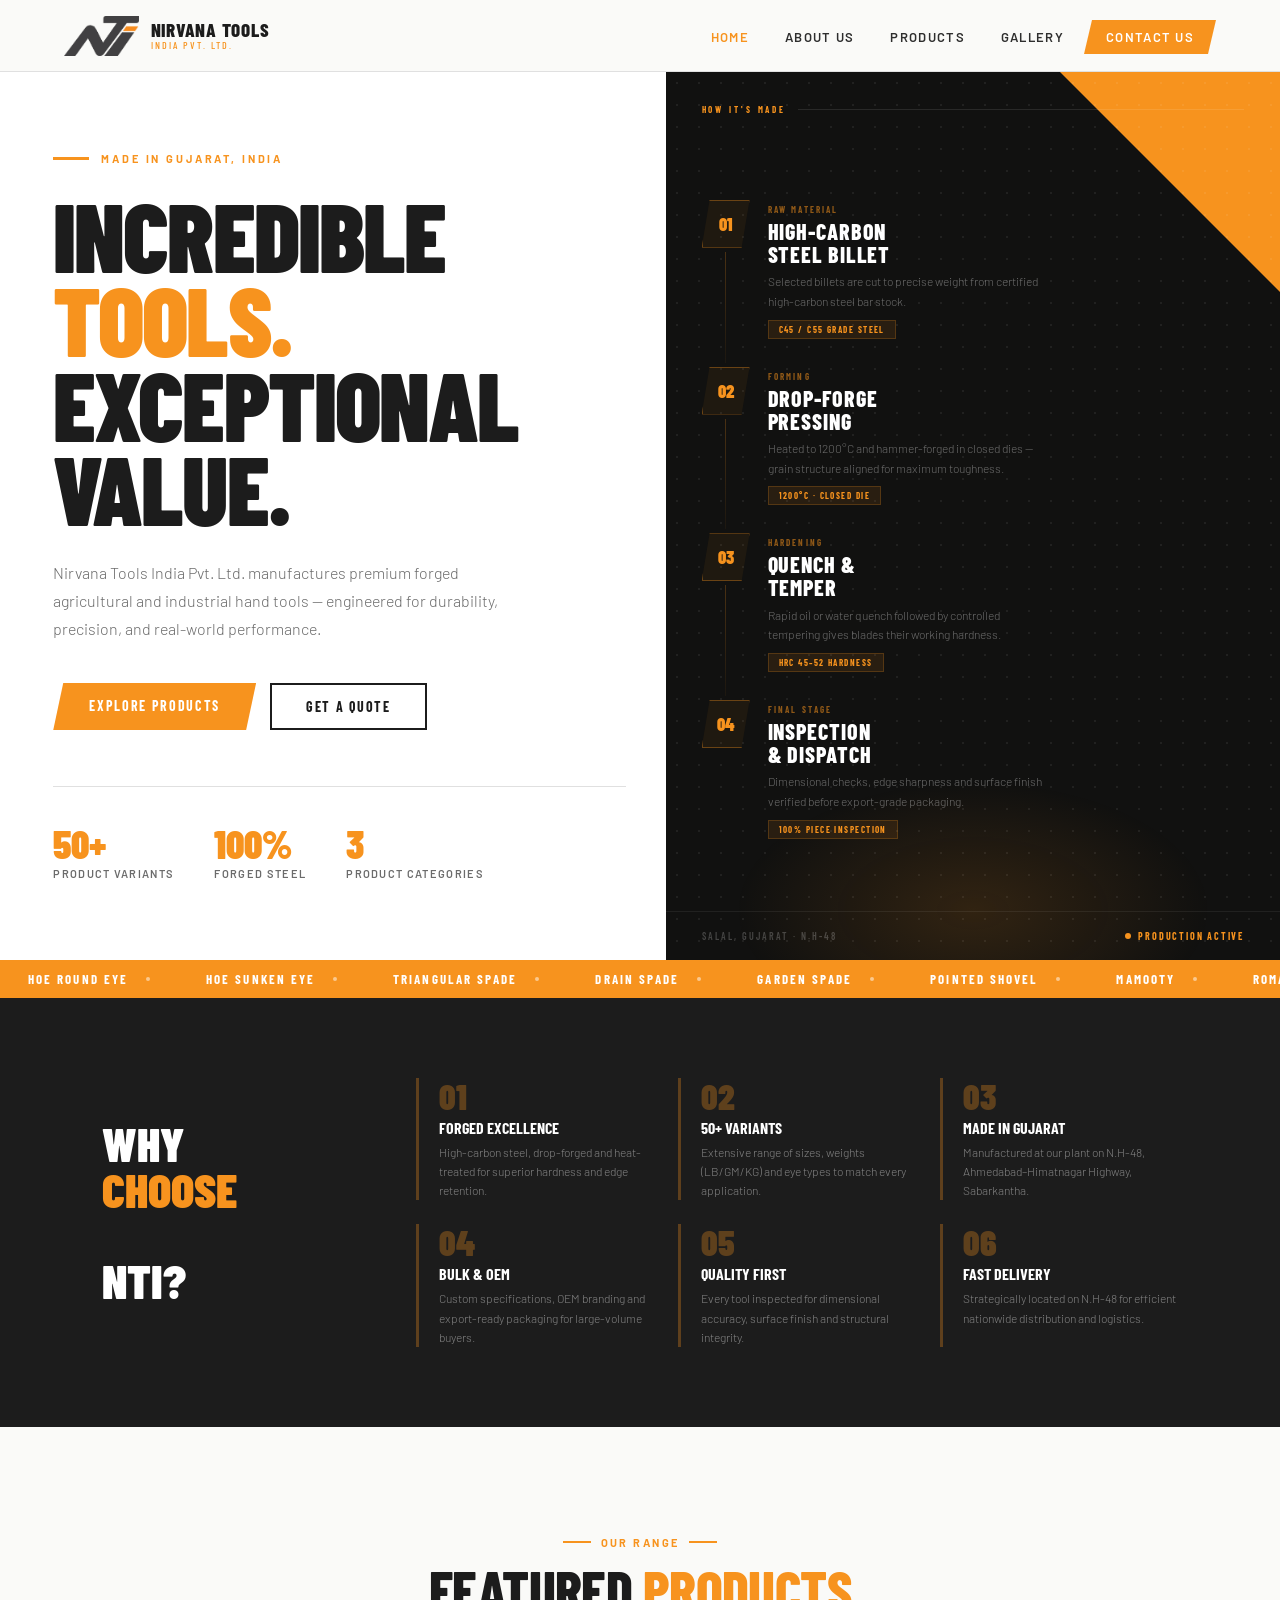
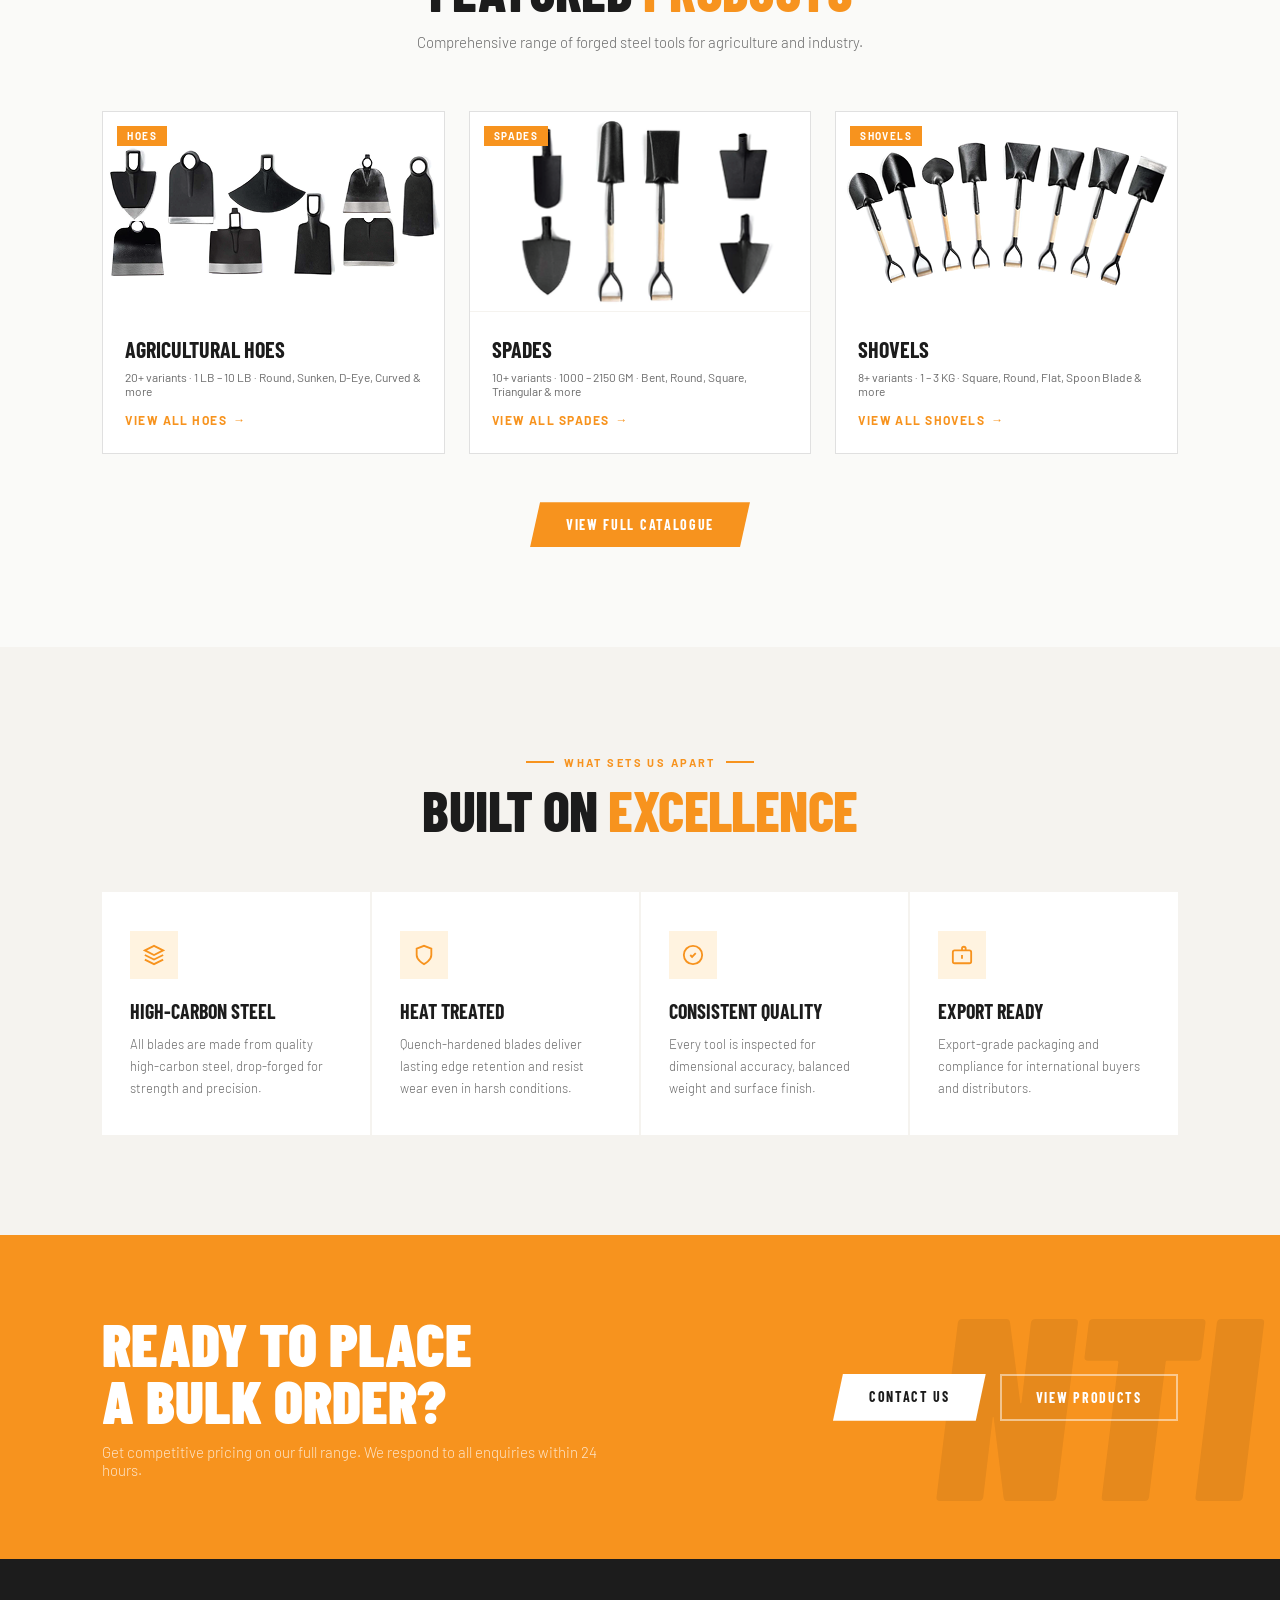
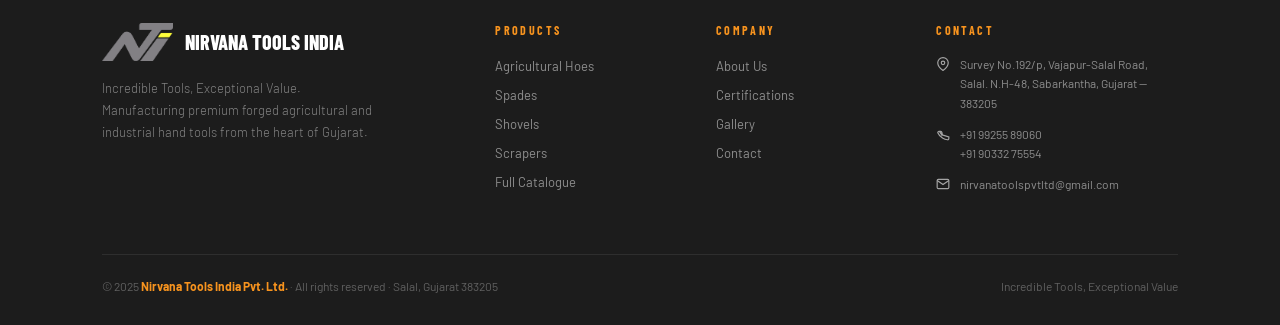
<file: index.html>
<!DOCTYPE html>
<html lang="en">
<head>
<meta charset="UTF-8"/>
<meta name="viewport" content="width=device-width, initial-scale=1.0"/>
<title>Nirvana Tools India Pvt. Ltd.</title>
<link rel="stylesheet" href="shared.css"/>
<style>
/* ─── HERO ─── */
.hero {
  margin-top: 72px;
  min-height: calc(100vh - 72px);
  display: grid;
  grid-template-columns: 52% 48%;
  background: var(--white);
}
.hero-left {
  display: flex; flex-direction: column; justify-content: center;
  padding: 80px 6% 80px 8%; position: relative; z-index: 2;
}
.hero-eyebrow { display: flex; align-items: center; gap: 12px; margin-bottom: 28px; }
.hero-eyebrow span { width: 36px; height: 3px; background: var(--orange); }
.hero-eyebrow p { font-size: 11px; letter-spacing: 0.26em; text-transform: uppercase; color: var(--orange); font-weight: 700; }
.hero-title { font-family: 'Barlow Condensed', sans-serif; font-size: clamp(58px, 7.5vw, 110px); font-weight: 900; text-transform: uppercase; line-height: 0.88; letter-spacing: -0.02em; color: var(--black); margin-bottom: 28px; }
.hero-title em { font-style: normal; color: var(--orange); display: block; }
.hero-desc { font-size: 16px; line-height: 1.75; color: var(--gray); max-width: 460px; font-weight: 300; margin-bottom: 40px; }
.hero-actions { display: flex; gap: 14px; flex-wrap: wrap; margin-bottom: 56px; }
.hero-stats { display: flex; gap: 40px; padding-top: 36px; border-top: 1.5px solid var(--border); flex-wrap: wrap; }
.hero-stat-num { font-family: 'Barlow Condensed', sans-serif; font-size: 40px; font-weight: 900; color: var(--orange); line-height: 1; display: block; }
.hero-stat-label { font-size: 11px; letter-spacing: 0.12em; text-transform: uppercase; color: var(--gray); margin-top: 4px; display: block; font-weight: 600; }

/* ═══════════════════════════════════════════
   HERO RIGHT — Swiss Poster / Graphic Design
   ═══════════════════════════════════════════ */
/* ── HERO-RIGHT REDESIGN ── */
.hero-right {
  position: relative;
  overflow: hidden;
  background: #111110;
  display: flex;
  flex-direction: column;
  justify-content: flex-end;
  min-height: 100%;
}
 
/* Diagonal orange slash across top-right */
.hr-slash {
  position: absolute;
  top: -60px; right: -60px;
  width: 340px; height: 340px;
  background: var(--orange);
  clip-path: polygon(100% 0, 100% 100%, 0 0);
  opacity: 0;
  animation: slashIn 0.7s cubic-bezier(0.16,1,0.3,1) 0.1s forwards;
}
/* Faint dot-grid texture */
.hr-dots {
  position: absolute; inset: 0;
  background-image: radial-gradient(circle, rgba(255,255,255,0.07) 1px, transparent 1px);
  background-size: 22px 22px;
  pointer-events: none;
}
/* Ambient orange glow bottom */
.hr-glow {
  position: absolute;
  bottom: -80px; left: 50%;
  transform: translateX(-50%);
  width: 480px; height: 260px;
  background: radial-gradient(ellipse at center, rgba(247,147,30,0.14) 0%, transparent 70%);
  pointer-events: none;
}
 
/* ── HEADER LABEL ── */
.hr-header {
  position: absolute;
  top: 32px; left: 36px; right: 36px;
  display: flex; align-items: center; gap: 12px;
  opacity: 0;
  animation: fadeSlideUp 0.5s ease 0.6s forwards;
}
.hr-header-line { flex: 1; height: 1px; background: rgba(255,255,255,0.1); }
.hr-header-label {
  font-size: 9px; letter-spacing: 0.32em; text-transform: uppercase;
  font-weight: 700; color: var(--orange); white-space: nowrap;
  font-family: 'Barlow Condensed', sans-serif;
}
 
/* ── PROCESS STEPS ── */
.hr-steps {
  position: relative; z-index: 2;
  padding: 100px 36px 44px;
  display: flex; flex-direction: column; gap: 0;
}
 
.hr-step {
  display: grid;
  grid-template-columns: 48px 1fr;
  gap: 0 18px;
  align-items: stretch;
  opacity: 0;
}
.hr-step:nth-child(1) { animation: fadeSlideUp 0.55s ease 0.65s forwards; }
.hr-step:nth-child(2) { animation: fadeSlideUp 0.55s ease 0.82s forwards; }
.hr-step:nth-child(3) { animation: fadeSlideUp 0.55s ease 0.99s forwards; }
.hr-step:nth-child(4) { animation: fadeSlideUp 0.55s ease 1.16s forwards; }
 
/* Left column: number + vertical connector */
.hr-step-spine {
  display: flex; flex-direction: column; align-items: center;
}
.hr-step-num {
  width: 48px; height: 48px; flex-shrink: 0;
  display: flex; align-items: center; justify-content: center;
  font-family: 'Barlow Condensed', sans-serif;
  font-size: 18px; font-weight: 900;
  color: var(--orange);
  border: 1.5px solid rgba(247,147,30,0.35);
  background: rgba(247,147,30,0.06);
  clip-path: polygon(8px 0%, 100% 0%, calc(100% - 8px) 100%, 0% 100%);
  transition: background 0.2s, border-color 0.2s;
}
.hr-step:hover .hr-step-num {
  background: rgba(247,147,30,0.16);
  border-color: var(--orange);
}
.hr-step-connector {
  flex: 1; width: 1px;
  background: linear-gradient(to bottom, rgba(247,147,30,0.25), rgba(247,147,30,0.05));
  margin: 4px 0;
}
.hr-step:last-child .hr-step-connector { display: none; }
 
/* Right column: content */
.hr-step-body {
  padding: 4px 0 28px;
}
.hr-step-tag {
  font-size: 9px; letter-spacing: 0.24em; text-transform: uppercase;
  font-weight: 700; color: rgba(247,147,30,0.55);
  font-family: 'Barlow Condensed', sans-serif;
  margin-bottom: 5px;
}
.hr-step-title {
  font-family: 'Barlow Condensed', sans-serif;
  font-size: 22px; font-weight: 800;
  text-transform: uppercase; letter-spacing: 0.04em;
  color: #fff; line-height: 1.05;
  margin-bottom: 6px;
}
.hr-step-desc {
  font-size: 12px; color: rgba(255,255,255,0.38);
  line-height: 1.65; font-weight: 300;
  max-width: 280px;
}
/* Pill spec badge */
.hr-step-badge {
  display: inline-block; margin-top: 8px;
  font-size: 9px; font-weight: 700; letter-spacing: 0.16em; text-transform: uppercase;
  color: var(--orange);
  background: rgba(247,147,30,0.1);
  border: 1px solid rgba(247,147,30,0.22);
  padding: 3px 10px;
  font-family: 'Barlow Condensed', sans-serif;
}
 
/* ── BOTTOM STRIP ── */
.hr-bottom {
  position: relative; z-index: 2;
  border-top: 1px solid rgba(255,255,255,0.07);
  padding: 18px 36px;
  display: flex; align-items: center; justify-content: space-between;
  gap: 16px;
  opacity: 0;
  animation: fadeSlideUp 0.5s ease 1.35s forwards;
}
.hr-bottom-text {
  font-size: 10px; letter-spacing: 0.2em; text-transform: uppercase;
  color: rgba(255,255,255,0.22); font-weight: 600;
  font-family: 'Barlow Condensed', sans-serif;
}
.hr-bottom-badge {
  display: flex; align-items: center; gap: 7px;
}
.hr-bottom-dot {
  width: 6px; height: 6px; background: var(--orange);
  border-radius: 50%;
  animation: pulse 2s ease-in-out infinite;
}
.hr-bottom-label {
  font-size: 10px; letter-spacing: 0.18em; text-transform: uppercase;
  color: var(--orange); font-weight: 700;
  font-family: 'Barlow Condensed', sans-serif;
}
 
@keyframes slashIn { from { opacity: 0; transform: scale(0.85); } to { opacity: 1; transform: scale(1); } }
@keyframes pulse { 0%,100% { opacity: 1; transform: scale(1); } 50% { opacity: 0.4; transform: scale(0.7); } }
 
/* ── RESPONSIVE ── */
@media (max-width: 1000px) {
  .hero-left { padding: 60px 6%; }
  .hero-right { min-height: 520px; }
  .hr-steps { padding: 90px 28px 36px; }
  .hr-header { left: 28px; right: 28px; }
  .hr-bottom { padding: 16px 28px; }
}
@media (max-width: 600px) {
  .hero-left { padding: 40px 5%; }
  .hero-right { min-height: 420px; }
  .hr-steps { padding: 80px 22px 28px; }
  .hr-step-title { font-size: 19px; }
  .hr-step-desc { font-size: 11px; }
  .hr-header { left: 22px; right: 22px; }
  .hr-bottom { padding: 14px 22px; }
}

/* ─── KEYFRAMES ─── */
@keyframes blockReveal  { to { clip-path: inset(0 0% 0 0); } }
@keyframes ruleGrow     { to { transform: scaleX(1); } }
@keyframes ruleGrowV    { to { transform: scaleY(1); } }
@keyframes fadeIn       { to { opacity: 1; } }
@keyframes fadeSlideUp  { from { opacity: 0; transform: translateY(12px); } to { opacity: 1; transform: translateY(0); } }

/* ─── OTHER SECTIONS ─── */
.features-grid { display: grid; grid-template-columns: repeat(4, 1fr); gap: 2px; margin-top: 56px; }
.feature-card { background: var(--white); padding: 36px 28px; border-top: 3px solid transparent; transition: border-color 0.25s, transform 0.25s, box-shadow 0.25s; }
.feature-card:hover { border-top-color: var(--orange); transform: translateY(-4px); box-shadow: var(--shadow); }
.feature-icon { width: 48px; height: 48px; background: var(--orange-light); display: grid; place-items: center; margin-bottom: 20px; }
.feature-title { font-family: 'Barlow Condensed', sans-serif; font-size: 20px; font-weight: 700; text-transform: uppercase; color: var(--black); margin-bottom: 10px; }
.feature-desc { font-size: 13px; color: var(--gray); line-height: 1.7; font-weight: 300; }

.product-preview-grid { display: grid; grid-template-columns: repeat(3, 1fr); gap: 24px; margin-top: 56px; }
.product-preview-card { background: var(--white); border: 1.5px solid var(--border); overflow: hidden; transition: box-shadow 0.25s, transform 0.25s; text-decoration: none; color: inherit; display: block; }
.product-preview-card:hover { box-shadow: var(--shadow-lg); transform: translateY(-4px); }
.product-preview-img { height: 200px; background: var(--bg2); display: flex; align-items: center; justify-content: center; position: relative; overflow: hidden; }
.product-preview-img img { width: 100%; height: 100%; object-fit: cover; }
.product-preview-img-label { position: absolute; top: 14px; left: 14px; background: var(--orange); color: var(--white); font-size: 10px; font-weight: 700; letter-spacing: 0.14em; text-transform: uppercase; padding: 4px 10px; }
.product-preview-body { padding: 24px 22px 26px; }
.product-preview-title { font-family: 'Barlow Condensed', sans-serif; font-size: 22px; font-weight: 700; text-transform: uppercase; margin-bottom: 8px; color: var(--black); }
.product-preview-variants { font-size: 12px; color: var(--gray); margin-bottom: 14px; }
.product-preview-link { font-size: 12px; font-weight: 700; letter-spacing: 0.12em; text-transform: uppercase; color: var(--orange); display: flex; align-items: center; gap: 6px; }
.product-preview-link::after { content: '→'; transition: transform 0.2s; }
.product-preview-card:hover .product-preview-link::after { transform: translateX(4px); }

.why-strip { background: var(--black); padding: 80px 8%; display: grid; grid-template-columns: 1fr 3fr; gap: 60px; align-items: center; }
.why-strip-title { font-family: 'Barlow Condensed', sans-serif; font-size: 48px; font-weight: 900; text-transform: uppercase; color: var(--white); line-height: 0.95; }
.why-strip-title em { font-style: normal; color: var(--orange); display: block; }
.why-items { display: grid; grid-template-columns: repeat(3, 1fr); gap: 24px; }
.why-item { border-left: 3px solid rgba(247,147,30,0.3); padding-left: 20px; transition: border-color 0.2s; }
.why-item:hover { border-left-color: var(--orange); }
.why-num { font-family: 'Barlow Condensed', sans-serif; font-size: 36px; font-weight: 900; color: var(--orange); opacity: 0.3; line-height: 1; }
.why-label { font-family: 'Barlow Condensed', sans-serif; font-size: 16px; font-weight: 700; text-transform: uppercase; color: var(--white); margin-bottom: 6px; margin-top: 4px; }
.why-desc { font-size: 12px; color: rgba(255,255,255,0.45); line-height: 1.6; font-weight: 300; }

.home-cta { background: var(--orange); padding: 80px 8%; display: grid; grid-template-columns: 1fr auto; gap: 40px; align-items: center; overflow: hidden; position: relative; }
.home-cta::after { content: 'NTI'; font-style: italic; position: absolute; right: 2%; top: 50%; transform: translateY(-50%); font-family: 'Barlow Condensed', sans-serif; font-size: 260px; font-weight: 900; color: rgba(0,0,0,0.07); line-height: 1; pointer-events: none; }
.home-cta-title { font-family: 'Barlow Condensed', sans-serif; font-size: clamp(34px, 5vw, 60px); font-weight: 900; text-transform: uppercase; color: var(--white); line-height: 0.95; }
.home-cta p { font-size: 15px; color: rgba(255,255,255,0.75); margin-top: 14px; max-width: 500px; font-weight: 300; }
.home-cta-btns { display: flex; gap: 14px; flex-shrink: 0; position: relative; z-index: 1; }

/* ─── RESPONSIVE ─── */
@media (max-width: 1000px) {
  .hero { grid-template-columns: 1fr; grid-template-rows: auto 1fr; }
  .hero-left { padding: 60px 6%; order: 0; }
  .hero-right { min-height: 460px; order: 0; }
  .features-grid { grid-template-columns: 1fr 1fr; }
  .product-preview-grid { grid-template-columns: 1fr 1fr; }
  .why-strip { grid-template-columns: 1fr; }
  .why-items { grid-template-columns: 1fr 1fr; }
  .home-cta { grid-template-columns: 1fr; }
  .home-cta-btns { flex-direction: column; }
}
@media (max-width: 600px) {
  .hero-left { padding: 40px 5%; }
  .hero-right { min-height: 400px; }
  .features-grid { grid-template-columns: 1fr; }
  .product-preview-grid { grid-template-columns: 1fr; }
  .why-items { grid-template-columns: 1fr; }
  .hero-stats { gap: 24px; }
  .gr-tag-text { font-size: 12px; }
}
</style>
</head>
<body>

<nav>
  <a href="index.html" class="nav-logo">
    <img src="logo.png" alt="NTI Logo"/>
    <div class="nav-logo-text"><strong>Nirvana Tools</strong><span>India Pvt. Ltd.</span></div>
  </a>
  <ul class="nav-links">
    <li><a href="index.html" class="active">Home</a></li>
    <li><a href="about.html">About Us</a></li>
    <li><a href="products.html">Products</a></li>
    <li><a href="gallery.html">Gallery</a></li>
    <li class="nav-cta"><a href="contact.html">Contact Us</a></li>
  </ul>
  <button class="nav-toggle" aria-label="Open menu"><span></span><span></span><span></span></button>
</nav>

<div class="nav-mobile-overlay" id="mobileNavOverlay">
  <div class="nav-mobile-backdrop"></div>
  <div class="nav-mobile-panel">
    <div class="nav-mobile-header">
      <div class="nav-logo-text"><strong>Nirvana Tools</strong><span>India Pvt. Ltd.</span></div>
      <button class="nav-mobile-close" aria-label="Close menu">
        <svg width="16" height="16" viewBox="0 0 24 24" fill="none" stroke="#1C1C1C" stroke-width="2.5"><line x1="18" y1="6" x2="6" y2="18"/><line x1="6" y1="6" x2="18" y2="18"/></svg>
      </button>
    </div>
    <ul class="nav-mobile-links">
      <li><a href="index.html" class="active">Home</a></li>
      <li><a href="about.html">About Us</a></li>
      <li><a href="products.html">Products</a></li>
      <li><a href="gallery.html">Gallery</a></li>
    </ul>
    <div class="nav-mobile-contact">
      <div class="nav-mobile-contact-label">Quick Contact</div>
      <a href="tel:+919925589060" class="nav-mobile-contact-item">
        <svg width="13" height="13" viewBox="0 0 24 24" fill="none" stroke="currentColor" stroke-width="2"><path d="M22 16.92v3a2 2 0 01-2.18 2 19.79 19.79 0 01-8.63-3.07A19.5 19.5 0 013.07 9.81a2 2 0 012-2.18h3a2 2 0 012 1.72c.127.96.361 1.903.7 2.81a2 2 0 01-.45 2.11z"/></svg>
        +91 99255 89060
      </a>
      <a href="mailto:nirvanatoolspvtltd@gmail.com" class="nav-mobile-contact-item">
        <svg width="13" height="13" viewBox="0 0 24 24" fill="none" stroke="currentColor" stroke-width="2"><path d="M4 4h16c1.1 0 2 .9 2 2v12c0 1.1-.9 2-2 2H4c-1.1 0-2-.9-2-2V6c0-1.1.9-2 2-2z"/><polyline points="22,6 12,13 2,6"/></svg>
        nirvanatoolspvtltd@gmail.com
      </a>
    </div>
    <div class="nav-mobile-cta"><a href="contact.html">Contact Us →</a></div>
  </div>
</div>

<!-- ═══════════════════════════════════════
     HERO
     ═══════════════════════════════════════ -->
<section class="hero">
  
  <!-- LEFT -->
  <div class="hero-left">
    <div class="hero-eyebrow fade-up"><span></span><p>Made in Gujarat, India</p></div>
    <h1 class="hero-title fade-up" data-delay="80ms">Incredible<em>Tools.</em>Exceptional Value.</h1>
    <p class="hero-desc fade-up" data-delay="160ms">Nirvana Tools India Pvt. Ltd. manufactures premium forged agricultural and industrial hand tools — engineered for durability, precision, and real-world performance.</p>
    <div class="hero-actions fade-up" data-delay="240ms">
      <a href="products.html" class="btn btn-orange">Explore Products</a>
      <a href="contact.html" class="btn btn-outline">Get a Quote</a>
    </div>
    <div class="hero-stats fade-up" data-delay="320ms">
      <div class="hero-stat"><span class="hero-stat-num">50+</span><span class="hero-stat-label">Product Variants</span></div>
      <div class="hero-stat"><span class="hero-stat-num">100%</span><span class="hero-stat-label">Forged Steel</span></div>
      <div class="hero-stat"><span class="hero-stat-num">3</span><span class="hero-stat-label">Product Categories</span></div>
    </div>
  </div>



  <div class="hero-right">
 
  <!-- Background layers -->
  <div class="hr-slash"></div>
  <div class="hr-dots"></div>
  <div class="hr-glow"></div>
 
  <!-- Top label -->
  <div class="hr-header">
    <div class="hr-header-label">How It's Made</div>
    <div class="hr-header-line"></div>
  </div>
 
  <!-- Forging Process Steps -->
  <div class="hr-steps">
 
    <div class="hr-step">
      <div class="hr-step-spine">
        <div class="hr-step-num">01</div>
        <div class="hr-step-connector"></div>
      </div>
      <div class="hr-step-body">
        <div class="hr-step-tag">Raw Material</div>
        <div class="hr-step-title">High-Carbon<br>Steel Billet</div>
        <div class="hr-step-desc">Selected billets are cut to precise weight from certified high-carbon steel bar stock.</div>
        <div class="hr-step-badge">C45 / C55 Grade Steel</div>
      </div>
    </div>
 
    <div class="hr-step">
      <div class="hr-step-spine">
        <div class="hr-step-num">02</div>
        <div class="hr-step-connector"></div>
      </div>
      <div class="hr-step-body">
        <div class="hr-step-tag">Forming</div>
        <div class="hr-step-title">Drop-Forge<br>Pressing</div>
        <div class="hr-step-desc">Heated to 1200°C and hammer-forged in closed dies — grain structure aligned for maximum toughness.</div>
        <div class="hr-step-badge">1200°C · Closed Die</div>
      </div>
    </div>
 
    <div class="hr-step">
      <div class="hr-step-spine">
        <div class="hr-step-num">03</div>
        <div class="hr-step-connector"></div>
      </div>
      <div class="hr-step-body">
        <div class="hr-step-tag">Hardening</div>
        <div class="hr-step-title">Quench &amp;<br>Temper</div>
        <div class="hr-step-desc">Rapid oil or water quench followed by controlled tempering gives blades their working hardness.</div>
        <div class="hr-step-badge">HRC 45–52 Hardness</div>
      </div>
    </div>
 
    <div class="hr-step">
      <div class="hr-step-spine">
        <div class="hr-step-num">04</div>
        <div class="hr-step-connector"></div>
      </div>
      <div class="hr-step-body">
        <div class="hr-step-tag">Final Stage</div>
        <div class="hr-step-title">Inspection<br>&amp; Dispatch</div>
        <div class="hr-step-desc">Dimensional checks, edge sharpness and surface finish verified before export-grade packaging.</div>
        <div class="hr-step-badge">100% Piece Inspection</div>
      </div>
    </div>
 
  </div><!-- /hr-steps -->
 
  <!-- Bottom strip -->
  <div class="hr-bottom">
    <span class="hr-bottom-text">Salal, Gujarat · N.H-48</span>
    <div class="hr-bottom-badge">
      <div class="hr-bottom-dot"></div>
      <span class="hr-bottom-label">Production Active</span>
    </div>
  </div>
 
</div><!-- /hero-right -->


</section>

<!-- ─── MARQUEE ─── -->
<div class="marquee-strip">
  <div class="marquee-inner">
    <div class="marquee-item">Hoe Round Eye<span class="marquee-dot"></span></div>
    <div class="marquee-item">Hoe Sunken Eye<span class="marquee-dot"></span></div>
    <div class="marquee-item">Triangular Spade<span class="marquee-dot"></span></div>
    <div class="marquee-item">Drain Spade<span class="marquee-dot"></span></div>
    <div class="marquee-item">Garden Spade<span class="marquee-dot"></span></div>
    <div class="marquee-item">Pointed Shovel<span class="marquee-dot"></span></div>
    <div class="marquee-item">Mamooty<span class="marquee-dot"></span></div>
    <div class="marquee-item">Romanian Hoe<span class="marquee-dot"></span></div>
    <div class="marquee-item">Square Spade<span class="marquee-dot"></span></div>
    <div class="marquee-item">Scraper Curved<span class="marquee-dot"></span></div>
    <div class="marquee-item">Hoe D-Shaped<span class="marquee-dot"></span></div>
    <div class="marquee-item">Regole Shovel<span class="marquee-dot"></span></div>
    <div class="marquee-item">Hoe Round Eye<span class="marquee-dot"></span></div>
    <div class="marquee-item">Hoe Sunken Eye<span class="marquee-dot"></span></div>
    <div class="marquee-item">Triangular Spade<span class="marquee-dot"></span></div>
    <div class="marquee-item">Drain Spade<span class="marquee-dot"></span></div>
    <div class="marquee-item">Garden Spade<span class="marquee-dot"></span></div>
    <div class="marquee-item">Pointed Shovel<span class="marquee-dot"></span></div>
    <div class="marquee-item">Mamooty<span class="marquee-dot"></span></div>
    <div class="marquee-item">Romanian Hoe<span class="marquee-dot"></span></div>
    <div class="marquee-item">Square Spade<span class="marquee-dot"></span></div>
    <div class="marquee-item">Scraper Curved<span class="marquee-dot"></span></div>
    <div class="marquee-item">Hoe D-Shaped<span class="marquee-dot"></span></div>
    <div class="marquee-item">Regole Shovel<span class="marquee-dot"></span></div>
  </div> 
</div>

<!-- ─── WHY NTI ─── -->
<section class="why-strip">
  <div class="fade-left"><div class="why-strip-title">Why<br><em>Choose</em><br>NTI?</div></div>
  <div class="why-items" data-stagger>
    <div class="why-item"><div class="why-num">01</div><div class="why-label">Forged Excellence</div><div class="why-desc">High-carbon steel, drop-forged and heat-treated for superior hardness and edge retention.</div></div>
    <div class="why-item"><div class="why-num">02</div><div class="why-label">50+ Variants</div><div class="why-desc">Extensive range of sizes, weights (LB/GM/KG) and eye types to match every application.</div></div>
    <div class="why-item"><div class="why-num">03</div><div class="why-label">Made in Gujarat</div><div class="why-desc">Manufactured at our plant on N.H-48, Ahmedabad–Himatnagar Highway, Sabarkantha.</div></div>
    <div class="why-item"><div class="why-num">04</div><div class="why-label">Bulk &amp; OEM</div><div class="why-desc">Custom specifications, OEM branding and export-ready packaging for large-volume buyers.</div></div>
    <div class="why-item"><div class="why-num">05</div><div class="why-label">Quality First</div><div class="why-desc">Every tool inspected for dimensional accuracy, surface finish and structural integrity.</div></div>
    <div class="why-item"><div class="why-num">06</div><div class="why-label">Fast Delivery</div><div class="why-desc">Strategically located on N.H-48 for efficient nationwide distribution and logistics.</div></div>
  </div>
</section>

<!-- ─── FEATURED PRODUCTS ─── -->
<section class="section">
  <div class="section-header-center">
    <div class="section-eyebrow fade-up" style="justify-content:center"><span></span><p>Our Range</p><span></span></div>
    <h2 class="section-title fade-up" data-delay="80ms">Featured <em>Products</em></h2>
    <p class="section-subtitle fade-up" data-delay="160ms">Comprehensive range of forged steel tools for agriculture and industry.</p>
  </div>
  <div class="product-preview-grid" data-stagger>
    <a href="products.html#hoes" class="product-preview-card">
      <div class="product-preview-img"><img src="hoe-home.png" alt="Agricultural Hoe"/><span class="product-preview-img-label">Hoes</span></div>
      <div class="product-preview-body"><div class="product-preview-title">Agricultural Hoes</div><div class="product-preview-variants">20+ variants · 1 LB – 10 LB · Round, Sunken, D-Eye, Curved &amp; more</div><div class="product-preview-link">View All Hoes</div></div>
    </a>
    <a href="products.html#spades" class="product-preview-card">
      <div class="product-preview-img"><img src="spade-home.png" alt="Spades"/><span class="product-preview-img-label">Spades</span></div>
      <div class="product-preview-body"><div class="product-preview-title">Spades</div><div class="product-preview-variants">10+ variants · 1000 – 2150 GM · Bent, Round, Square, Triangular &amp; more</div><div class="product-preview-link">View All Spades</div></div>
    </a>
    <a href="products.html#shovels" class="product-preview-card">
      <div class="product-preview-img"><img src="shovel-home.png" alt="Shovels"/><span class="product-preview-img-label">Shovels</span></div>
      <div class="product-preview-body"><div class="product-preview-title">Shovels</div><div class="product-preview-variants">8+ variants · 1 – 3 KG · Square, Round, Flat, Spoon Blade &amp; more</div><div class="product-preview-link">View All Shovels</div></div>
    </a>
  </div>
  <div style="text-align:center; margin-top:48px;" class="fade-up"><a href="products.html" class="btn btn-orange">View Full Catalogue</a></div>
</section>

<!-- ─── BUILT ON EXCELLENCE ─── -->
<section class="section section-alt">
  <div class="section-header-center">
    <div class="section-eyebrow fade-up" style="justify-content:center"><span></span><p>What Sets Us Apart</p><span></span></div>
    <h2 class="section-title fade-up" data-delay="80ms">Built on <em>Excellence</em></h2>
  </div>
  <div class="features-grid" data-stagger>
    <div class="feature-card">
      <div class="feature-icon"><svg width="22" height="22" viewBox="0 0 24 24" fill="none" stroke="#F7931E" stroke-width="2"><path d="M12 2L2 7l10 5 10-5-10-5zM2 17l10 5 10-5M2 12l10 5 10-5"/></svg></div>
      <div class="feature-title">High-Carbon Steel</div>
      <div class="feature-desc">All blades are made from quality high-carbon steel, drop-forged for strength and precision.</div>
    </div>
    <div class="feature-card">
      <div class="feature-icon"><svg width="22" height="22" viewBox="0 0 24 24" fill="none" stroke="#F7931E" stroke-width="2"><path d="M12 22s8-4 8-10V5l-8-3-8 3v7c0 6 8 10 8 10z"/></svg></div>
      <div class="feature-title">Heat Treated</div>
      <div class="feature-desc">Quench-hardened blades deliver lasting edge retention and resist wear even in harsh conditions.</div>
    </div>
    <div class="feature-card">
      <div class="feature-icon"><svg width="22" height="22" viewBox="0 0 24 24" fill="none" stroke="#F7931E" stroke-width="2"><circle cx="12" cy="12" r="10"/><path d="M9 12l2 2 4-4"/></svg></div>
      <div class="feature-title">Consistent Quality</div>
      <div class="feature-desc">Every tool is inspected for dimensional accuracy, balanced weight and surface finish.</div>
    </div>
    <div class="feature-card">
      <div class="feature-icon"><svg width="22" height="22" viewBox="0 0 24 24" fill="none" stroke="#F7931E" stroke-width="2"><rect x="2" y="7" width="20" height="14" rx="2"/><path d="M16 7V5a2 2 0 00-4 0v2M12 12v4"/></svg></div>
      <div class="feature-title">Export Ready</div>
      <div class="feature-desc">Export-grade packaging and compliance for international buyers and distributors.</div>
    </div>
  </div>
</section>

<!-- ─── CTA ─── -->
<div class="home-cta">
  <div class="fade-left">
    <div class="home-cta-title">Ready to Place<br>a Bulk Order?</div>
    <p>Get competitive pricing on our full range. We respond to all enquiries within 24 hours.</p>
  </div>
  <div class="home-cta-btns fade-right">
    <a href="contact.html" class="btn btn-white">Contact Us</a>
    <a href="products.html" class="btn" style="background:transparent;color:#fff;border:2px solid rgba(255,255,255,0.5);padding:13px 34px;font-family:'Barlow Condensed',sans-serif;font-size:14px;font-weight:700;letter-spacing:0.12em;text-transform:uppercase;">View Products</a>
  </div>
</div>

<!-- ─── FOOTER ─── -->
<footer>
  <div class="footer-grid">
    <div>
      <div class="footer-logo"><img src="logo.png" alt="NTI"/><span class="footer-brand">Nirvana Tools India</span></div>
      <p class="footer-tagline">Incredible Tools, Exceptional Value. Manufacturing premium forged agricultural and industrial hand tools from the heart of Gujarat.</p>
    </div>
    <div>
      <div class="footer-col-title">Products</div>
      <ul class="footer-links">
        <li><a href="products.html#hoes">Agricultural Hoes</a></li>
        <li><a href="products.html#spades">Spades</a></li>
        <li><a href="products.html#shovels">Shovels</a></li>
        <li><a href="products.html#scrapers">Scrapers</a></li>
        <li><a href="products.html">Full Catalogue</a></li>
      </ul>
    </div>
    <div>
      <div class="footer-col-title">Company</div>
      <ul class="footer-links">
        <li><a href="about.html">About Us</a></li>
        <li><a href="about.html#certifications">Certifications</a></li>
        <li><a href="gallery.html">Gallery</a></li>
        <li><a href="contact.html">Contact</a></li>
      </ul>
    </div>
    <div>
      <div class="footer-col-title">Contact</div>
      <div class="footer-contact-item">
        <svg width="14" height="14" viewBox="0 0 24 24" fill="none" stroke="white" stroke-width="2"><path d="M21 10c0 7-9 13-9 13s-9-6-9-13a9 9 0 0118 0z"/><circle cx="12" cy="10" r="3"/></svg>
        <p>Survey No.192/p, Vajapur-Salal Road, Salal. N.H-48, Sabarkantha, Gujarat — 383205</p>
      </div>
      <div class="footer-contact-item">
        <svg width="14" height="14" viewBox="0 0 24 24" fill="none" stroke="white" stroke-width="2"><path d="M22 16.92v3a2 2 0 01-2.18 2 19.79 19.79 0 01-8.63-3.07A19.5 19.5 0 013.07 9.81a2 2 0 012-2.18h3a2 2 0 012 1.72c.127.96.361 1.903.7 2.81a2 2 0 01-.45 2.11L6.09 7.91a16 16 0 006 6z"/></svg>
        <p>+91 99255 89060<br/>+91 90332 75554</p>
      </div>
      <div class="footer-contact-item">
        <svg width="14" height="14" viewBox="0 0 24 24" fill="none" stroke="white" stroke-width="2"><path d="M4 4h16c1.1 0 2 .9 2 2v12c0 1.1-.9 2-2 2H4c-1.1 0-2-.9-2-2V6c0-1.1.9-2 2-2z"/><polyline points="22,6 12,13 2,6"/></svg>
        <p>nirvanatoolspvtltd@gmail.com</p>
      </div>
    </div>
  </div>
  <div class="footer-bottom">
    <p class="footer-copy">© 2025 <strong>Nirvana Tools India Pvt. Ltd.</strong> · All rights reserved · Salal, Gujarat 383205</p>
    <p class="footer-copy">Incredible Tools, Exceptional Value</p>
  </div>
</footer>

<script src="shared.js"></script>
</body>
</html>
</file>
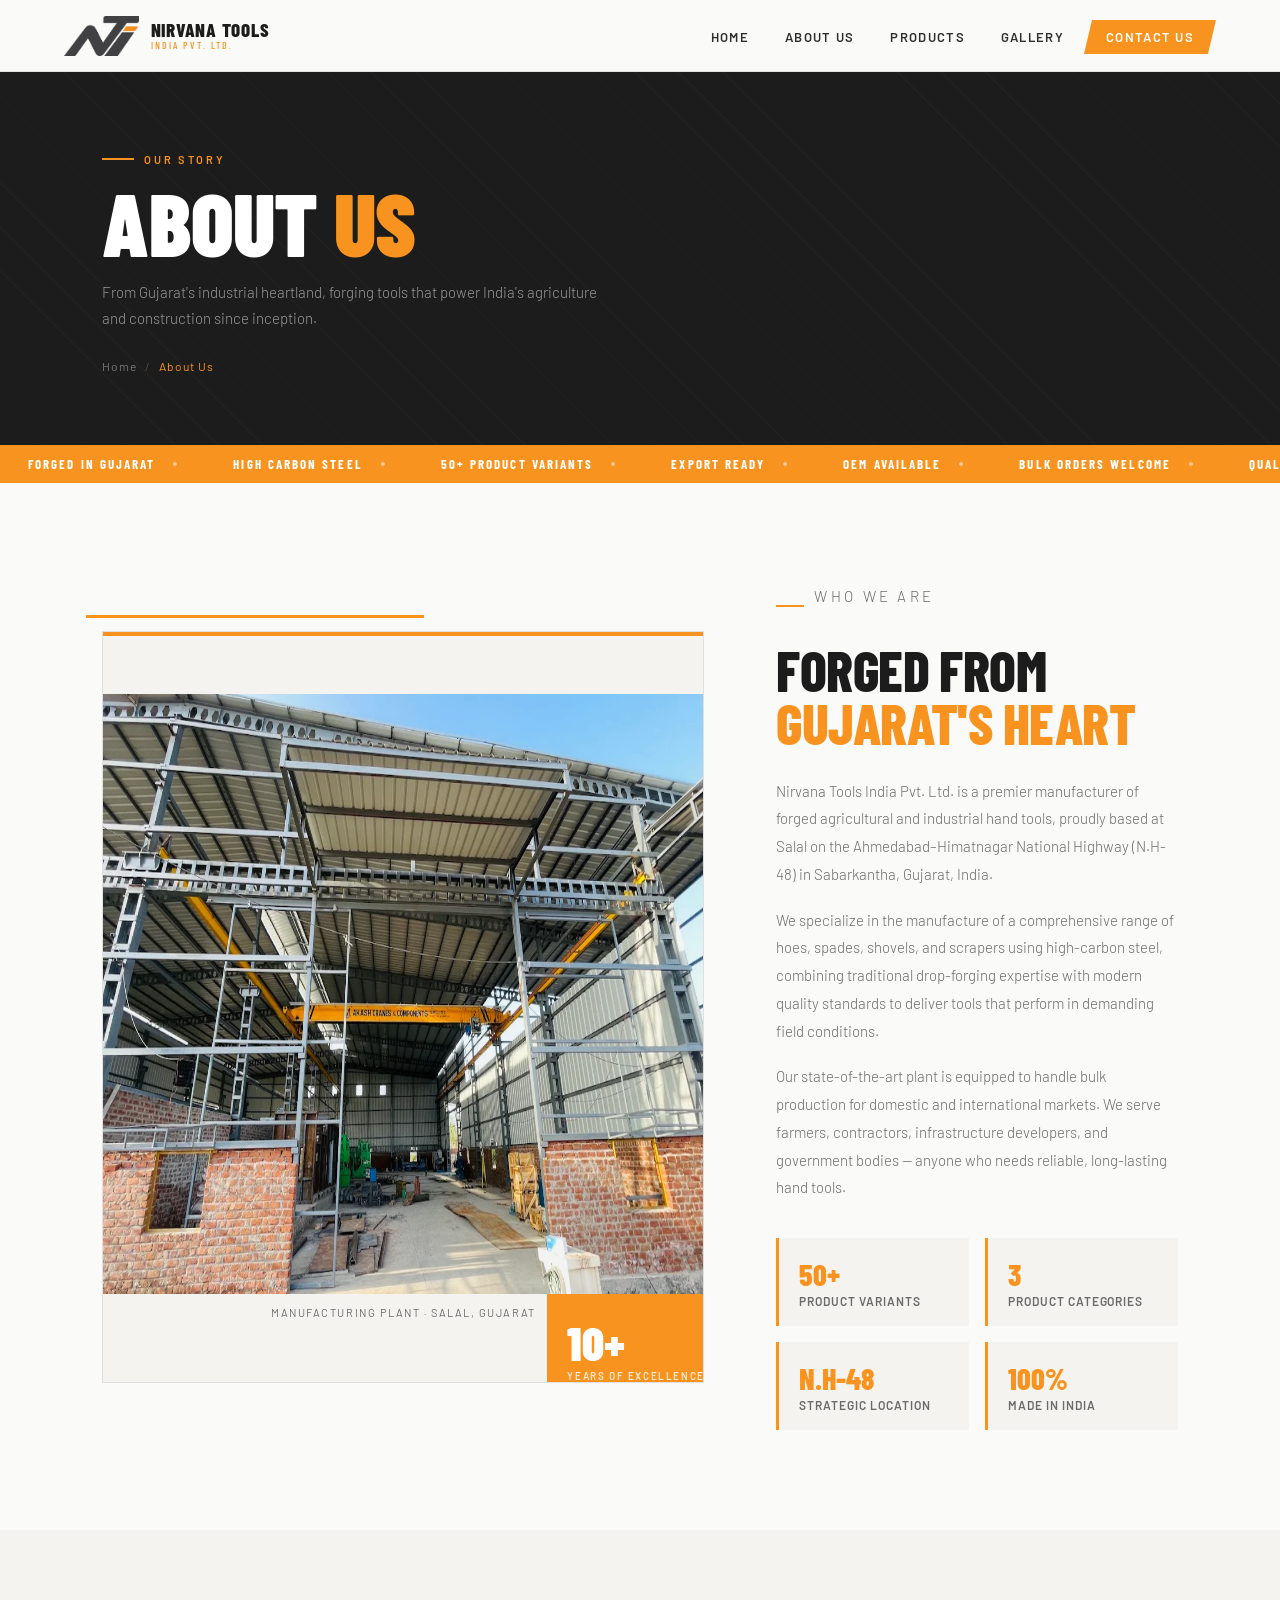
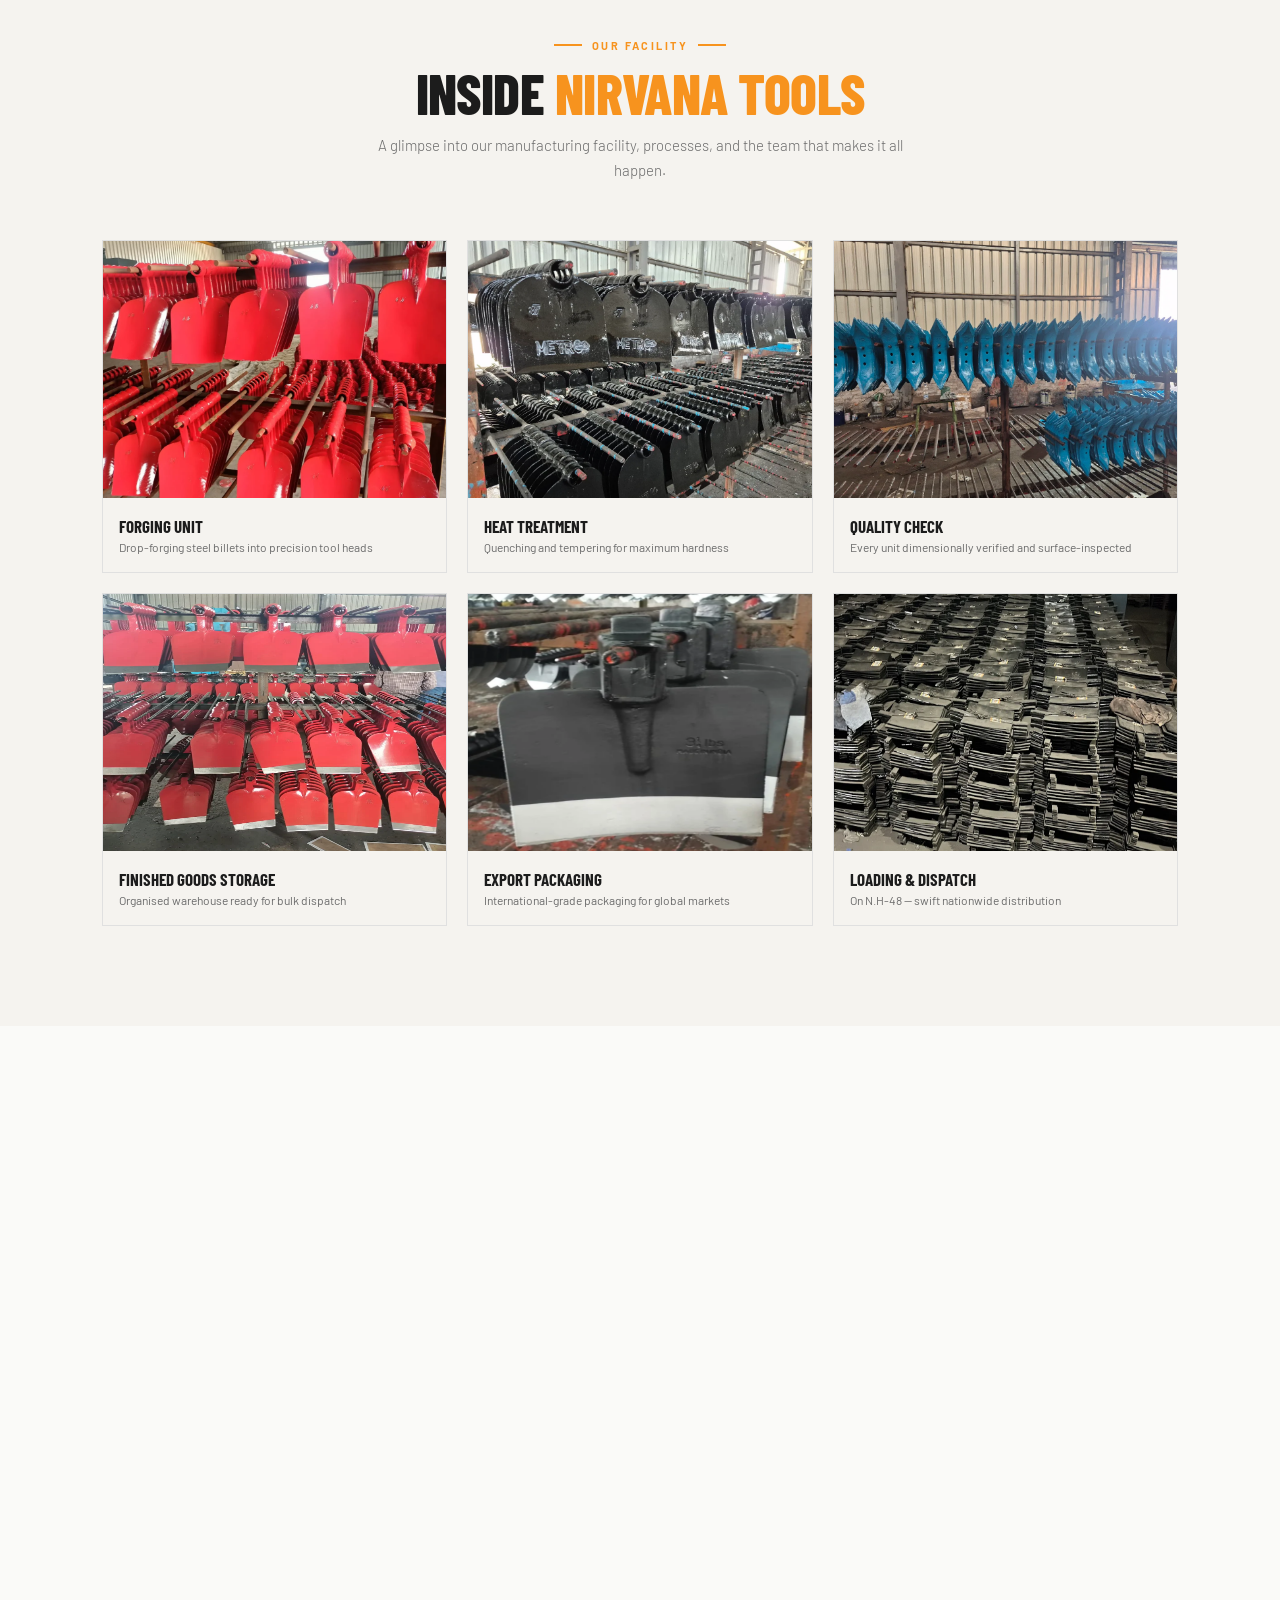
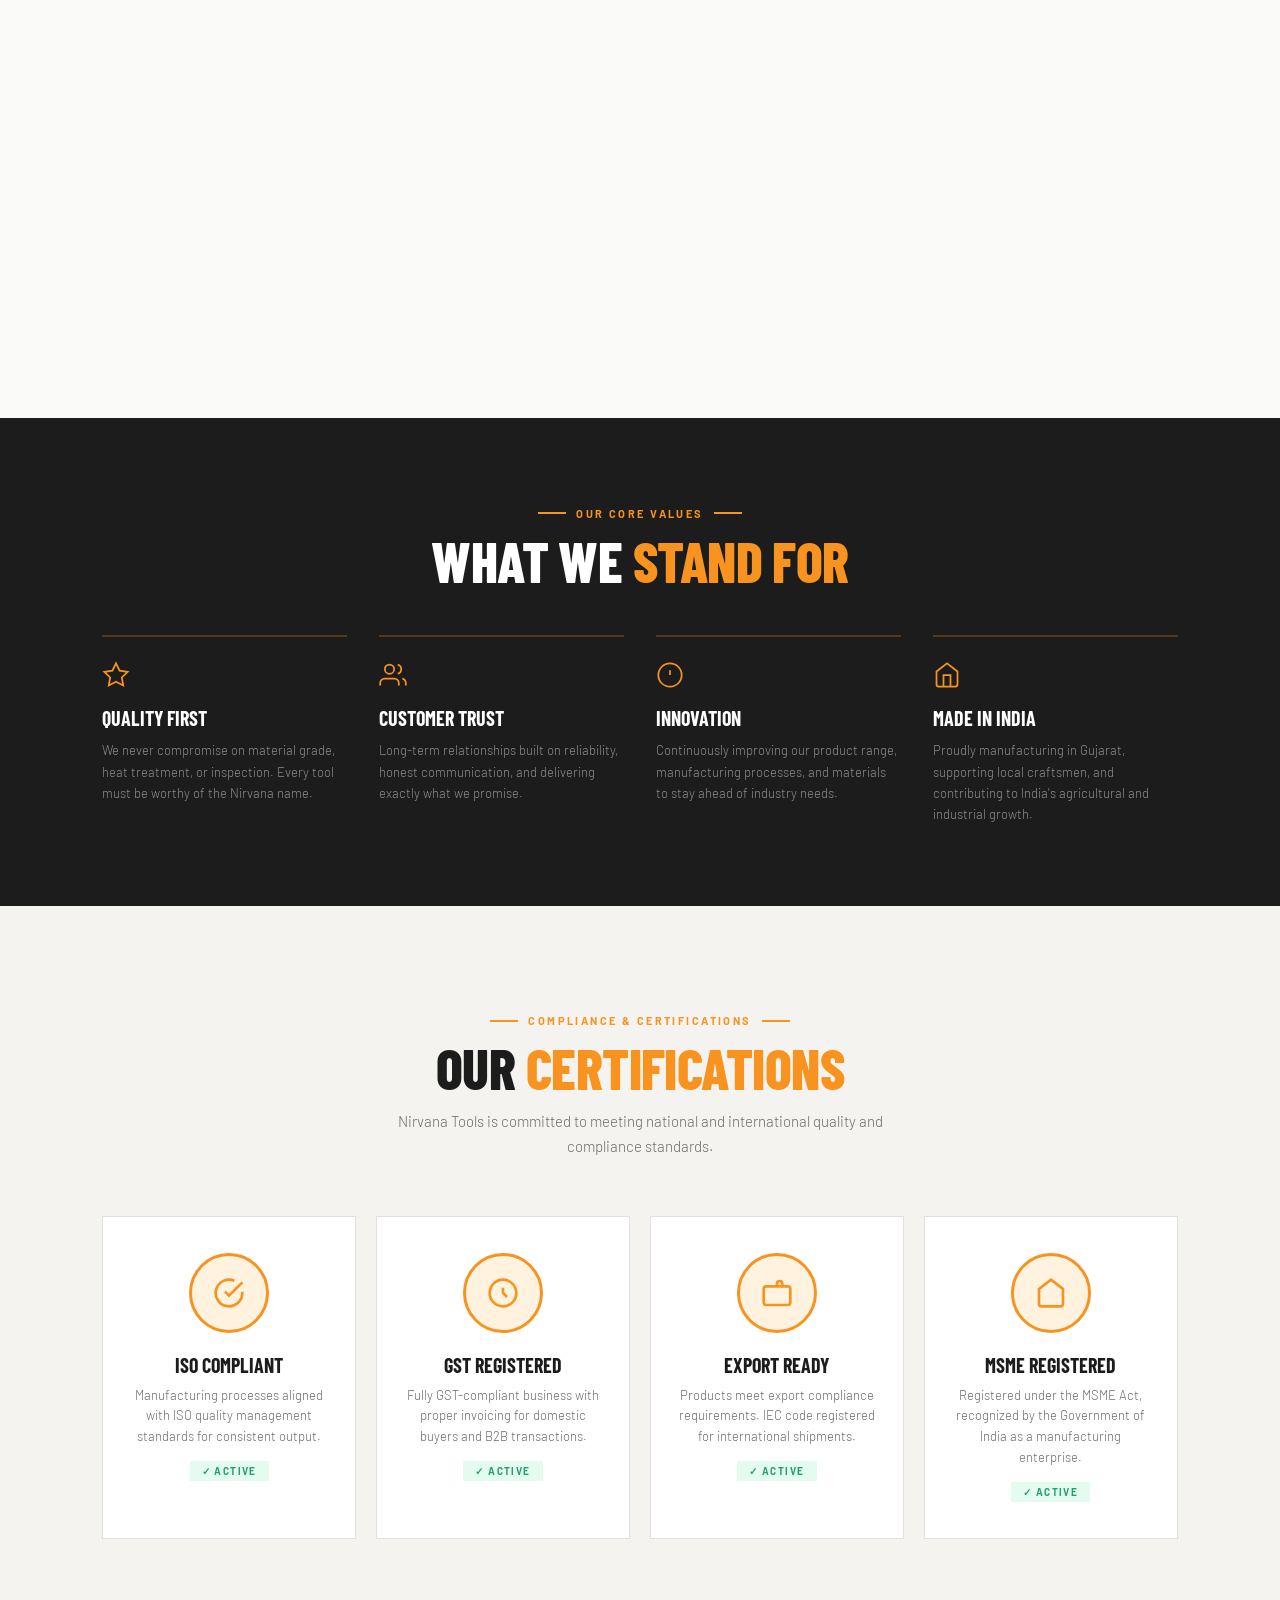
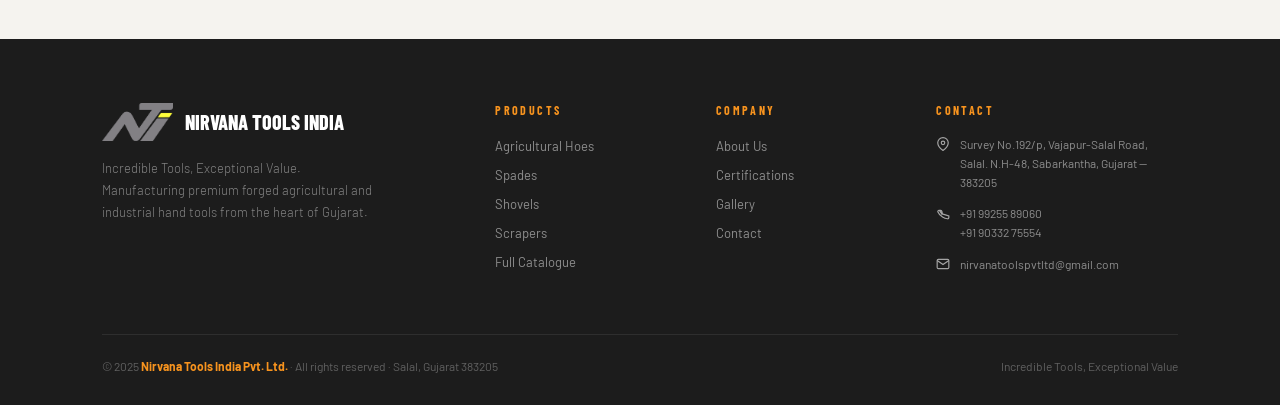
<file: about.html>
<!DOCTYPE html>
<html lang="en">
<head>
<meta charset="UTF-8"/>
<meta name="viewport" content="width=device-width, initial-scale=1.0"/>
<title>About Us — Nirvana Tools India Pvt. Ltd.</title>
<link rel="stylesheet" href="shared.css"/>
<style>
/* ── STORY ── */
.story-grid { display: grid; grid-template-columns: 1fr 1fr; gap: 72px; align-items: center; }
.story-images { position: relative; }
.story-img-main {
  aspect-ratio: 4/5;
  background: var(--bg2);
  position: relative; overflow: hidden;
  border: 1.5px solid var(--border);
}
.story-img-main::before { content: ''; position: absolute; top: 0; left: 0; right: 0; height: 4px; background: var(--orange); }
.story-img-placeholder { width: 100%; height: 100%; display: flex; align-items: center; justify-content: center; flex-direction: column; gap: 12px; }
.story-img-placeholder svg { opacity: 0.12; }
.story-img-placeholder p { font-size: 11px; letter-spacing: 0.14em; text-transform: uppercase; color: var(--gray); }
.story-img-accent {
  position: absolute;
  bottom: -24px; right: -24px;
  width: 180px;
  background: var(--orange);
  padding: 24px 20px;
  z-index: 2;
}
.story-img-accent-num { font-family: 'Barlow Condensed', sans-serif; font-size: 48px; font-weight: 900; color: var(--white); line-height: 1; }
.story-img-accent-label { font-size: 10px; letter-spacing: 0.16em; text-transform: uppercase; color: rgba(255,255,255,0.8); font-weight: 600; margin-top: 4px; }
.story-accent-line { position: absolute; top: -16px; left: -16px; width: 56%; height: 3px; background: var(--orange); }
.story-text-block { margin-top: 28px; }
.story-text p { font-size: 15px; color: var(--gray); line-height: 1.85; font-weight: 300; margin-bottom: 18px; }
.story-facts { display: grid; grid-template-columns: 1fr 1fr; gap: 16px; margin-top: 36px; }
.story-fact { background: var(--bg2); padding: 18px 20px; border-left: 3px solid var(--orange); }
.story-fact-num { font-family: 'Barlow Condensed', sans-serif; font-size: 30px; font-weight: 800; color: var(--orange); }
.story-fact-label { font-size: 12px; letter-spacing: 0.08em; text-transform: uppercase; color: var(--gray); margin-top: 2px; font-weight: 600; }

/* ── TEAM / PHOTOS ── */
.photos-grid { display: grid; grid-template-columns: repeat(3, 1fr); gap: 20px; margin-top: 56px; }
.photo-card { position: relative; overflow: hidden; background: var(--bg2); border: 1.5px solid var(--border); }
.photo-card-img { aspect-ratio: 4/3; display: flex; align-items: center; justify-content: center; overflow: hidden; }
.photo-card-img svg { opacity: 0.15; transition: opacity 0.3s; }
.photo-card:hover .photo-card-img svg { opacity: 0.25; }
.photo-card-body { padding: 18px 16px; }
.photo-card-title { font-family: 'Barlow Condensed', sans-serif; font-size: 17px; font-weight: 700; text-transform: uppercase; color: var(--black); margin-bottom: 4px; }
.photo-card-sub { font-size: 12px; color: var(--gray); }

/* ── WHY CHOOSE US ── */
.why-grid { display: grid; grid-template-columns: repeat(3, 1fr); gap: 2px; margin-top: 56px; }
.why-card {
  background: var(--white);
  padding: 40px 32px;
  position: relative;
  border-top: 3px solid transparent;
  transition: border-color 0.25s, box-shadow 0.25s, transform 0.25s;
}
.why-card:hover { border-top-color: var(--orange); box-shadow: var(--shadow); transform: translateY(-4px); }
.why-card-icon { width: 52px; height: 52px; background: var(--orange-light); display: grid; place-items: center; margin-bottom: 22px; }
.why-card-title { font-family: 'Barlow Condensed', sans-serif; font-size: 22px; font-weight: 700; text-transform: uppercase; margin-bottom: 12px; color: var(--black); }
.why-card-desc { font-size: 14px; color: var(--gray); line-height: 1.7; font-weight: 300; }

/* ── CERTIFICATIONS ── */
.cert-grid { display: grid; grid-template-columns: repeat(4, 1fr); gap: 20px; margin-top: 56px; }
.cert-card {
  background: var(--white);
  border: 1.5px solid var(--border);
  padding: 36px 24px;
  text-align: center;
  transition: border-color 0.25s, box-shadow 0.25s;
  position: relative;
}
.cert-card:hover { border-color: var(--orange); box-shadow: var(--shadow); }
.cert-badge {
  width: 80px; height: 80px;
  background: var(--orange-light);
  border-radius: 50%;
  display: grid; place-items: center;
  margin: 0 auto 20px;
  border: 3px solid var(--orange);
}
.cert-name { font-family: 'Barlow Condensed', sans-serif; font-size: 20px; font-weight: 700; text-transform: uppercase; color: var(--black); margin-bottom: 8px; }
.cert-desc { font-size: 13px; color: var(--gray); line-height: 1.6; font-weight: 300; }
.cert-status { display: inline-block; margin-top: 14px; font-size: 10px; font-weight: 700; letter-spacing: 0.14em; text-transform: uppercase; color: #22a06b; background: #e3fcef; padding: 4px 12px; }

/* ── VALUES ── */
.values-strip { background: var(--black); padding: 80px 8%; }
.values-grid { display: grid; grid-template-columns: repeat(4, 1fr); gap: 32px; margin-top: 48px; }
.value-item { border-top: 2px solid rgba(247,147,30,0.25); padding-top: 24px; transition: border-color 0.2s; }
.value-item:hover { border-top-color: var(--orange); }
.value-icon { margin-bottom: 14px; }
.value-title { font-family: 'Barlow Condensed', sans-serif; font-size: 20px; font-weight: 700; text-transform: uppercase; color: var(--white); margin-bottom: 10px; }
.value-desc { font-size: 13px; color: rgba(255,255,255,0.5); line-height: 1.65; font-weight: 300; }



@media (max-width: 900px) {
  .story-grid, .location-grid { grid-template-columns: 1fr; }
  .photos-grid, .why-grid { grid-template-columns: 1fr 1fr; }
  .cert-grid { grid-template-columns: 1fr 1fr; }
  .values-grid { grid-template-columns: 1fr 1fr; }
  .story-images { display: none; }
}
@media (max-width: 580px) {
  .photos-grid { grid-template-columns: 1fr; }
  .why-grid { grid-template-columns: 1fr; }
  .cert-grid { grid-template-columns: 1fr 1fr; }
  .values-grid { grid-template-columns: 1fr; }
}
</style>
</head>
<body>

<nav>
  <a href="index.html" class="nav-logo">
    <img src="logo.png" alt="NTI Logo"/>
    <div class="nav-logo-text">
      <strong>Nirvana Tools</strong>
      <span>India Pvt. Ltd.</span>
    </div>
  </a>
  <ul class="nav-links">
    <li><a href="index.html">Home</a></li>
    <li><a href="about.html">About Us</a></li>
    <li><a href="products.html">Products</a></li>
    <li><a href="gallery.html">Gallery</a></li>
    <li class="nav-cta"><a href="contact.html">Contact Us</a></li>
  </ul>
  <button class="nav-toggle" aria-label="Open menu">
    <span></span><span></span><span></span>
  </button>
</nav>
 
<!-- ── MOBILE OVERLAY ── -->
<div class="nav-mobile-overlay" id="mobileNavOverlay">
  <div class="nav-mobile-backdrop"></div>
  <div class="nav-mobile-panel">
    <div class="nav-mobile-header">
      <div class="nav-logo-text">
        <strong>Nirvana Tools</strong>
        <span>India Pvt. Ltd.</span>
      </div>
      <button class="nav-mobile-close" aria-label="Close menu">
        <svg width="16" height="16" viewBox="0 0 24 24" fill="none" stroke="#1C1C1C" stroke-width="2.5">
          <line x1="18" y1="6" x2="6" y2="18"/><line x1="6" y1="6" x2="18" y2="18"/>
        </svg>
      </button>
    </div>
    <ul class="nav-mobile-links">
      <li><a href="index.html">Home</a></li>
      <li><a href="about.html">About Us</a></li>
      <li><a href="products.html">Products</a></li>
      <li><a href="gallery.html">Gallery</a></li>
    </ul>
    <div class="nav-mobile-contact">
      <div class="nav-mobile-contact-label">Quick Contact</div>
      <a href="tel:+919925589060" class="nav-mobile-contact-item">
        <svg width="13" height="13" viewBox="0 0 24 24" fill="none" stroke="currentColor" stroke-width="2">
          <path d="M22 16.92v3a2 2 0 01-2.18 2 19.79 19.79 0 01-8.63-3.07A19.5 19.5 0 013.07 9.81a2 2 0 012-2.18h3a2 2 0 012 1.72c.127.96.361 1.903.7 2.81a2 2 0 01-.45 2.11z"/>
        </svg>
        +91 99255 89060
      </a>
      <a href="mailto:nirvanatoolspvtltd@gmail.com" class="nav-mobile-contact-item">
        <svg width="13" height="13" viewBox="0 0 24 24" fill="none" stroke="currentColor" stroke-width="2">
          <path d="M4 4h16c1.1 0 2 .9 2 2v12c0 1.1-.9 2-2 2H4c-1.1 0-2-.9-2-2V6c0-1.1.9-2 2-2z"/>
          <polyline points="22,6 12,13 2,6"/>
        </svg>
        nirvanatoolspvtltd@gmail.com
      </a>
    </div>
    <div class="nav-mobile-cta">
      <a href="contact.html">Contact Us →</a>
    </div>
  </div>
</div>

<!-- PAGE HEADER -->
<div class="page-header">
  <div class="page-header-eyebrow"><span></span><p>Our Story</p></div>
  <h1>About <em>Us</em></h1>
  <p class="subtitle">From Gujarat's industrial heartland, forging tools that power India's agriculture and construction since inception.</p>
  <div class="breadcrumb"><a href="index.html">Home</a><span class="sep">/</span><span class="current">About Us</span></div>
</div>

<!-- MARQUEE -->
<div class="marquee-strip">
  <div class="marquee-inner">
    <div class="marquee-item">Forged in Gujarat<span class="marquee-dot"></span></div>
    <div class="marquee-item">High Carbon Steel<span class="marquee-dot"></span></div>
    <div class="marquee-item">50+ Product Variants<span class="marquee-dot"></span></div>
    <div class="marquee-item">Export Ready<span class="marquee-dot"></span></div>
    <div class="marquee-item">OEM Available<span class="marquee-dot"></span></div>
    <div class="marquee-item">Bulk Orders Welcome<span class="marquee-dot"></span></div>
    <div class="marquee-item">Quality Inspected<span class="marquee-dot"></span></div>
    <div class="marquee-item">Forged in Gujarat<span class="marquee-dot"></span></div>
    <div class="marquee-item">High Carbon Steel<span class="marquee-dot"></span></div>
    <div class="marquee-item">50+ Product Variants<span class="marquee-dot"></span></div>
    <div class="marquee-item">Export Ready<span class="marquee-dot"></span></div>
    <div class="marquee-item">OEM Available<span class="marquee-dot"></span></div>
    <div class="marquee-item">Bulk Orders Welcome<span class="marquee-dot"></span></div>
    <div class="marquee-item">Quality Inspected<span class="marquee-dot"></span></div>
  </div>
</div>

<!-- OUR STORY -->
<section class="section">
  <div class="story-grid">
    <div class="story-images fade-left">
      <div class="story-accent-line"></div>
      <div class="story-img-main">
        <div class="story-img-placeholder">
          <!-- Forge/plant image placeholder -->
          <img src="nirvana_factory.png" height="600" width="600" alt="Scraper Curved" class="product-image">
          <p>Manufacturing Plant · Salal, Gujarat</p>
        </div>
        <div class="story-img-accent">
          <div class="story-img-accent-num">10+</div>
          <div class="story-img-accent-label">Years of Excellence</div>
        </div>
      </div>
    </div>
    <div class="story-text fade-right">
      <div class="section-eyebrow"><span></span><p>Who We Are</p></div>
      <h2 class="section-title" style="margin-bottom:28px;">Forged From<br><em>Gujarat's Heart</em></h2>
      <div class="story-text">
        <p>Nirvana Tools India Pvt. Ltd. is a premier manufacturer of forged agricultural and industrial hand tools, proudly based at Salal on the Ahmedabad–Himatnagar National Highway (N.H-48) in Sabarkantha, Gujarat, India.</p>
        <p>We specialize in the manufacture of a comprehensive range of hoes, spades, shovels, and scrapers using high-carbon steel, combining traditional drop-forging expertise with modern quality standards to deliver tools that perform in demanding field conditions.</p>
        <p>Our state-of-the-art plant is equipped to handle bulk production for domestic and international markets. We serve farmers, contractors, infrastructure developers, and government bodies — anyone who needs reliable, long-lasting hand tools.</p>
      </div>
      <div class="story-facts">
        <div class="story-fact">
          <div class="story-fact-num">50+</div>
          <div class="story-fact-label">Product Variants</div>
        </div>
        <div class="story-fact">
          <div class="story-fact-num">3</div>
          <div class="story-fact-label">Product Categories</div>
        </div>
        <div class="story-fact">
          <div class="story-fact-num">N.H-48</div>
          <div class="story-fact-label">Strategic Location</div>
        </div>
        <div class="story-fact">
          <div class="story-fact-num">100%</div>
          <div class="story-fact-label">Made in India</div>
        </div>
      </div>
    </div>
  </div>
</section>

<!-- COMPANY PHOTOS -->
<section class="section section-alt" id="photos">
  <div class="section-header-center">
    <div class="section-eyebrow fade-up" style="justify-content:center"><span></span><p>Our Facility</p><span></span></div>
    <h2 class="section-title fade-up" data-delay="80ms">Inside <em>Nirvana Tools</em></h2>
    <p class="section-subtitle fade-up" data-delay="160ms">A glimpse into our manufacturing facility, processes, and the team that makes it all happen.</p>
  </div>
  <div class="photos-grid" data-stagger>
    <div class="photo-card">
      <div class="photo-card-img" style="background:#ebe8e2;">
        <img src="nirvana_inside_1.png" height="300" width="400" alt="Scraper Curved" class="product-image">
      </div>
      <div class="photo-card-body">
        <div class="photo-card-title">Forging Unit</div>
        <div class="photo-card-sub">Drop-forging steel billets into precision tool heads</div>
      </div>
    </div>
    <div class="photo-card">
      <div class="photo-card-img" style="background:#e8ebe2;">
        <img src="nirvana_inside_2.png" height="300" width="400" alt="Scraper Curved" class="product-image">
      </div>
      <div class="photo-card-body">
        <div class="photo-card-title">Heat Treatment</div>
        <div class="photo-card-sub">Quenching and tempering for maximum hardness</div>
      </div>
    </div>
    <div class="photo-card">
      <div class="photo-card-img" style="background:#e2e8eb;">
        <img src="nirvana_inside_3.png" height="300" width="400" alt="Scraper Curved" class="product-image">
      </div>
      <div class="photo-card-body">
        <div class="photo-card-title">Quality Check</div>
        <div class="photo-card-sub">Every unit dimensionally verified and surface-inspected</div>
      </div>
    </div>
    <div class="photo-card">
      <div class="photo-card-img" style="background:#ebe2e8;">
        <img src="nirvana_inside_4.png" height="300" width="400" alt="Scraper Curved" class="product-image">
      </div>
      <div class="photo-card-body">
        <div class="photo-card-title">Finished Goods Storage</div>
        <div class="photo-card-sub">Organised warehouse ready for bulk dispatch</div>
      </div>
    </div>
    <div class="photo-card">
      <div class="photo-card-img" style="background:#e8e2eb;">
        <img src="nirvana_inside_5.png" height="300" width="400" alt="Scraper Curved" class="product-image">
      </div>
      <div class="photo-card-body">
        <div class="photo-card-title">Export Packaging</div>
        <div class="photo-card-sub">International-grade packaging for global markets</div>
      </div>
    </div>
    <div class="photo-card">
      <div class="photo-card-img" style="background:#e2ebe8;">
        <img src="nirvana_inside_6.png" height="300" width="400" alt="Scraper Curved" class="product-image">
      </div>
      <div class="photo-card-body">
        <div class="photo-card-title">Loading &amp; Dispatch</div>
        <div class="photo-card-sub">On N.H-48 — swift nationwide distribution</div>
      </div>
    </div>
  </div>
</section>

<!-- WHY CHOOSE US -->
<section class="section" id="why">
  <div class="section-header-center">
    <div class="section-eyebrow fade-up" style="justify-content:center"><span></span><p>Why Choose NTI</p><span></span></div>
    <h2 class="section-title fade-up" data-delay="80ms">The <em>NTI Advantage</em></h2>
    <p class="section-subtitle fade-up" data-delay="160ms">What sets Nirvana Tools apart from the competition — built on quality, trust, and craftsmanship.</p>
  </div>
  <div class="why-grid" data-stagger>
    <div class="why-card">
      <div class="why-card-icon"><svg width="24" height="24" viewBox="0 0 24 24" fill="none" stroke="#F7931E" stroke-width="2"><path d="M12 2L2 7l10 5 10-5-10-5zM2 17l10 5 10-5M2 12l10 5 10-5"/></svg></div>
      <div class="why-card-title">Premium Steel Grade</div>
      <div class="why-card-desc">We use only high-carbon steel sourced from trusted suppliers, ensuring blades that resist deformation and hold a sharp edge under heavy use.</div>
    </div>
    <div class="why-card">
      <div class="why-card-icon"><svg width="24" height="24" viewBox="0 0 24 24" fill="none" stroke="#F7931E" stroke-width="2"><path d="M12 22s8-4 8-10V5l-8-3-8 3v7c0 6 8 10 8 10z"/></svg></div>
      <div class="why-card-title">Superior Hardness</div>
      <div class="why-card-desc">Each blade is quench-hardened after forging, achieving high Rockwell hardness for maximum durability in tough agricultural and construction conditions.</div>
    </div>
    <div class="why-card">
      <div class="why-card-icon"><svg width="24" height="24" viewBox="0 0 24 24" fill="none" stroke="#F7931E" stroke-width="2"><rect x="2" y="3" width="20" height="14" rx="2"/><path d="M8 21h8M12 17v4"/></svg></div>
      <div class="why-card-title">Wide Product Range</div>
      <div class="why-card-desc">50+ variants across hoes, spades, and shovels — available in multiple weights, eye-types, and blade profiles to match every application.</div>
    </div>
    <div class="why-card">
      <div class="why-card-icon"><svg width="24" height="24" viewBox="0 0 24 24" fill="none" stroke="#F7931E" stroke-width="2"><circle cx="12" cy="12" r="10"/><path d="M9 12l2 2 4-4"/></svg></div>
      <div class="why-card-title">Strict Quality Control</div>
      <div class="why-card-desc">Every piece passes dimensional inspection and surface-quality checks before leaving our facility, ensuring consistency across bulk orders.</div>
    </div>
    <div class="why-card">
      <div class="why-card-icon"><svg width="24" height="24" viewBox="0 0 24 24" fill="none" stroke="#F7931E" stroke-width="2"><path d="M20 7H4a2 2 0 00-2 2v6a2 2 0 002 2h16a2 2 0 002-2V9a2 2 0 00-2-2z"/><circle cx="12" cy="12" r="2"/></svg></div>
      <div class="why-card-title">Competitive Pricing</div>
      <div class="why-card-desc">Direct-from-manufacturer pricing with bulk discounts and flexible payment terms for distributors, retailers, and exporters.</div>
    </div>
    <div class="why-card">
      <div class="why-card-icon"><svg width="24" height="24" viewBox="0 0 24 24" fill="none" stroke="#F7931E" stroke-width="2"><path d="M21 10c0 7-9 13-9 13s-9-6-9-13a9 9 0 0118 0z"/><circle cx="12" cy="10" r="3"/></svg></div>
      <div class="why-card-title">Strategic Location</div>
      <div class="why-card-desc">On N.H-48 Ahmedabad–Himatnagar Highway for fast, efficient dispatch to all parts of India and export ports.</div>
    </div>
  </div>
</section>

<!-- OUR VALUES -->
<section class="values-strip">
  <div class="section-header-center">
    <div class="section-eyebrow fade-up" style="justify-content:center"><span></span><p style="color:var(--orange)">Our Core Values</p><span></span></div>
    <h2 class="section-title fade-up" data-delay="80ms" style="color:var(--white);">What We <em>Stand For</em></h2>
  </div>
  <div class="values-grid" data-stagger>
    <div class="value-item">
      <div class="value-icon"><svg width="28" height="28" viewBox="0 0 24 24" fill="none" stroke="#F7931E" stroke-width="1.5"><polygon points="12,2 15.09,8.26 22,9.27 17,14.14 18.18,21.02 12,17.77 5.82,21.02 7,14.14 2,9.27 8.91,8.26"/></svg></div>
      <div class="value-title">Quality First</div>
      <div class="value-desc">We never compromise on material grade, heat treatment, or inspection. Every tool must be worthy of the Nirvana name.</div>
    </div>
    <div class="value-item">
      <div class="value-icon"><svg width="28" height="28" viewBox="0 0 24 24" fill="none" stroke="#F7931E" stroke-width="1.5"><path d="M17 21v-2a4 4 0 00-4-4H5a4 4 0 00-4 4v2"/><circle cx="9" cy="7" r="4"/><path d="M23 21v-2a4 4 0 00-3-3.87"/><path d="M16 3.13a4 4 0 010 7.75"/></svg></div>
      <div class="value-title">Customer Trust</div>
      <div class="value-desc">Long-term relationships built on reliability, honest communication, and delivering exactly what we promise.</div>
    </div>
    <div class="value-item">
      <div class="value-icon"><svg width="28" height="28" viewBox="0 0 24 24" fill="none" stroke="#F7931E" stroke-width="1.5"><circle cx="12" cy="12" r="10"/><line x1="12" y1="8" x2="12" y2="12"/><line x1="12" y1="16" x2="12.01" y2="16"/></svg></div>
      <div class="value-title">Innovation</div>
      <div class="value-desc">Continuously improving our product range, manufacturing processes, and materials to stay ahead of industry needs.</div>
    </div>
    <div class="value-item">
      <div class="value-icon"><svg width="28" height="28" viewBox="0 0 24 24" fill="none" stroke="#F7931E" stroke-width="1.5"><path d="M3 9l9-7 9 7v11a2 2 0 01-2 2H5a2 2 0 01-2-2z"/><polyline points="9 22 9 12 15 12 15 22"/></svg></div>
      <div class="value-title">Made in India</div>
      <div class="value-desc">Proudly manufacturing in Gujarat, supporting local craftsmen, and contributing to India's agricultural and industrial growth.</div>
    </div>
  </div>
</section>

<!-- CERTIFICATIONS -->
<section class="section section-alt" id="certifications">
  <div class="section-header-center">
    <div class="section-eyebrow fade-up" style="justify-content:center"><span></span><p>Compliance &amp; Certifications</p><span></span></div>
    <h2 class="section-title fade-up" data-delay="80ms">Our <em>Certifications</em></h2>
    <p class="section-subtitle fade-up" data-delay="160ms">Nirvana Tools is committed to meeting national and international quality and compliance standards.</p>
  </div>
  <div class="cert-grid" data-stagger>
    <div class="cert-card">
      <div class="cert-badge"><svg width="32" height="32" viewBox="0 0 24 24" fill="none" stroke="#F7931E" stroke-width="2"><path d="M22 11.08V12a10 10 0 11-5.93-9.14"/><polyline points="22,4 12,14.01 9,11.01"/></svg></div>
      <div class="cert-name">ISO Compliant</div>
      <div class="cert-desc">Manufacturing processes aligned with ISO quality management standards for consistent output.</div>
      <span class="cert-status">✓ Active</span>
    </div>
    <div class="cert-card">
      <div class="cert-badge"><svg width="32" height="32" viewBox="0 0 24 24" fill="none" stroke="#F7931E" stroke-width="2"><circle cx="12" cy="12" r="10"/><path d="M12 8v4l3 3"/></svg></div>
      <div class="cert-name">GST Registered</div>
      <div class="cert-desc">Fully GST-compliant business with proper invoicing for domestic buyers and B2B transactions.</div>
      <span class="cert-status">✓ Active</span>
    </div>
    <div class="cert-card">
      <div class="cert-badge"><svg width="32" height="32" viewBox="0 0 24 24" fill="none" stroke="#F7931E" stroke-width="2"><rect x="2" y="7" width="20" height="14" rx="2"/><path d="M16 7V5a2 2 0 00-4 0v2"/></svg></div>
      <div class="cert-name">Export Ready</div>
      <div class="cert-desc">Products meet export compliance requirements. IEC code registered for international shipments.</div>
      <span class="cert-status">✓ Active</span>
    </div>
    <div class="cert-card">
      <div class="cert-badge"><svg width="32" height="32" viewBox="0 0 24 24" fill="none" stroke="#F7931E" stroke-width="2"><path d="M3 9l9-7 9 7v11a2 2 0 01-2 2H5a2 2 0 01-2-2z"/></svg></div>
      <div class="cert-name">MSME Registered</div>
      <div class="cert-desc">Registered under the MSME Act, recognized by the Government of India as a manufacturing enterprise.</div>
      <span class="cert-status">✓ Active</span>
    </div>
  </div>
</section>



<!-- FOOTER -->
<footer>
  <div class="footer-grid">
    <div>
      <div class="footer-logo"><img src="logo.png" alt="NTI"/><span class="footer-brand">Nirvana Tools India</span></div>
      <p class="footer-tagline">Incredible Tools, Exceptional Value. Manufacturing premium forged agricultural and industrial hand tools from the heart of Gujarat.</p>
    </div>
    <div>
      <div class="footer-col-title">Products</div>
      <ul class="footer-links">
        <li><a href="products.html#hoes">Agricultural Hoes</a></li>
        <li><a href="products.html#spades">Spades</a></li>
        <li><a href="products.html#shovels">Shovels</a></li>
        <li><a href="products.html#scrapers">Scrapers</a></li>
        <li><a href="products.html">Full Catalogue</a></li>
      </ul>
    </div>
    <div>
      <div class="footer-col-title">Company</div>
      <ul class="footer-links">
        <li><a href="about.html">About Us</a></li>
        <li><a href="about.html#certifications">Certifications</a></li>
        <li><a href="gallery.html">Gallery</a></li>
        <li><a href="contact.html">Contact</a></li>
      </ul>
    </div>
    <div>
      <div class="footer-col-title">Contact</div>
      <div class="footer-contact-item">
        <svg width="14" height="14" viewBox="0 0 24 24" fill="none" stroke="white" stroke-width="2"><path d="M21 10c0 7-9 13-9 13s-9-6-9-13a9 9 0 0118 0z"/><circle cx="12" cy="10" r="3"/></svg>
        <p>Survey No.192/p, Vajapur-Salal Road, Salal. N.H-48, Sabarkantha, Gujarat — 383205</p>
      </div>
      <div class="footer-contact-item">
        <svg width="14" height="14" viewBox="0 0 24 24" fill="none" stroke="white" stroke-width="2"><path d="M22 16.92v3a2 2 0 01-2.18 2 19.79 19.79 0 01-8.63-3.07A19.5 19.5 0 013.07 9.81a2 2 0 012-2.18h3a2 2 0 012 1.72c.127.96.361 1.903.7 2.81a2 2 0 01-.45 2.11L6.09 7.91a16 16 0 006 6z"/></svg>
        <p>+91 99255 89060<br/>+91 90332 75554</p>
      </div>
      <div class="footer-contact-item">
        <svg width="14" height="14" viewBox="0 0 24 24" fill="none" stroke="white" stroke-width="2"><path d="M4 4h16c1.1 0 2 .9 2 2v12c0 1.1-.9 2-2 2H4c-1.1 0-2-.9-2-2V6c0-1.1.9-2 2-2z"/><polyline points="22,6 12,13 2,6"/></svg>
        <p>nirvanatoolspvtltd@gmail.com</p>
      </div>
    </div>
  </div>
  <div class="footer-bottom">
    <p class="footer-copy">© 2025 <strong>Nirvana Tools India Pvt. Ltd.</strong> · All rights reserved · Salal, Gujarat 383205</p>
    <p class="footer-copy">Incredible Tools, Exceptional Value</p>
  </div>
</footer>

<script src="shared.js"></script>
<script>function toggleMobile(){document.getElementById('mobileNav').classList.toggle('open');}</script>
</body>
</html>
</file>
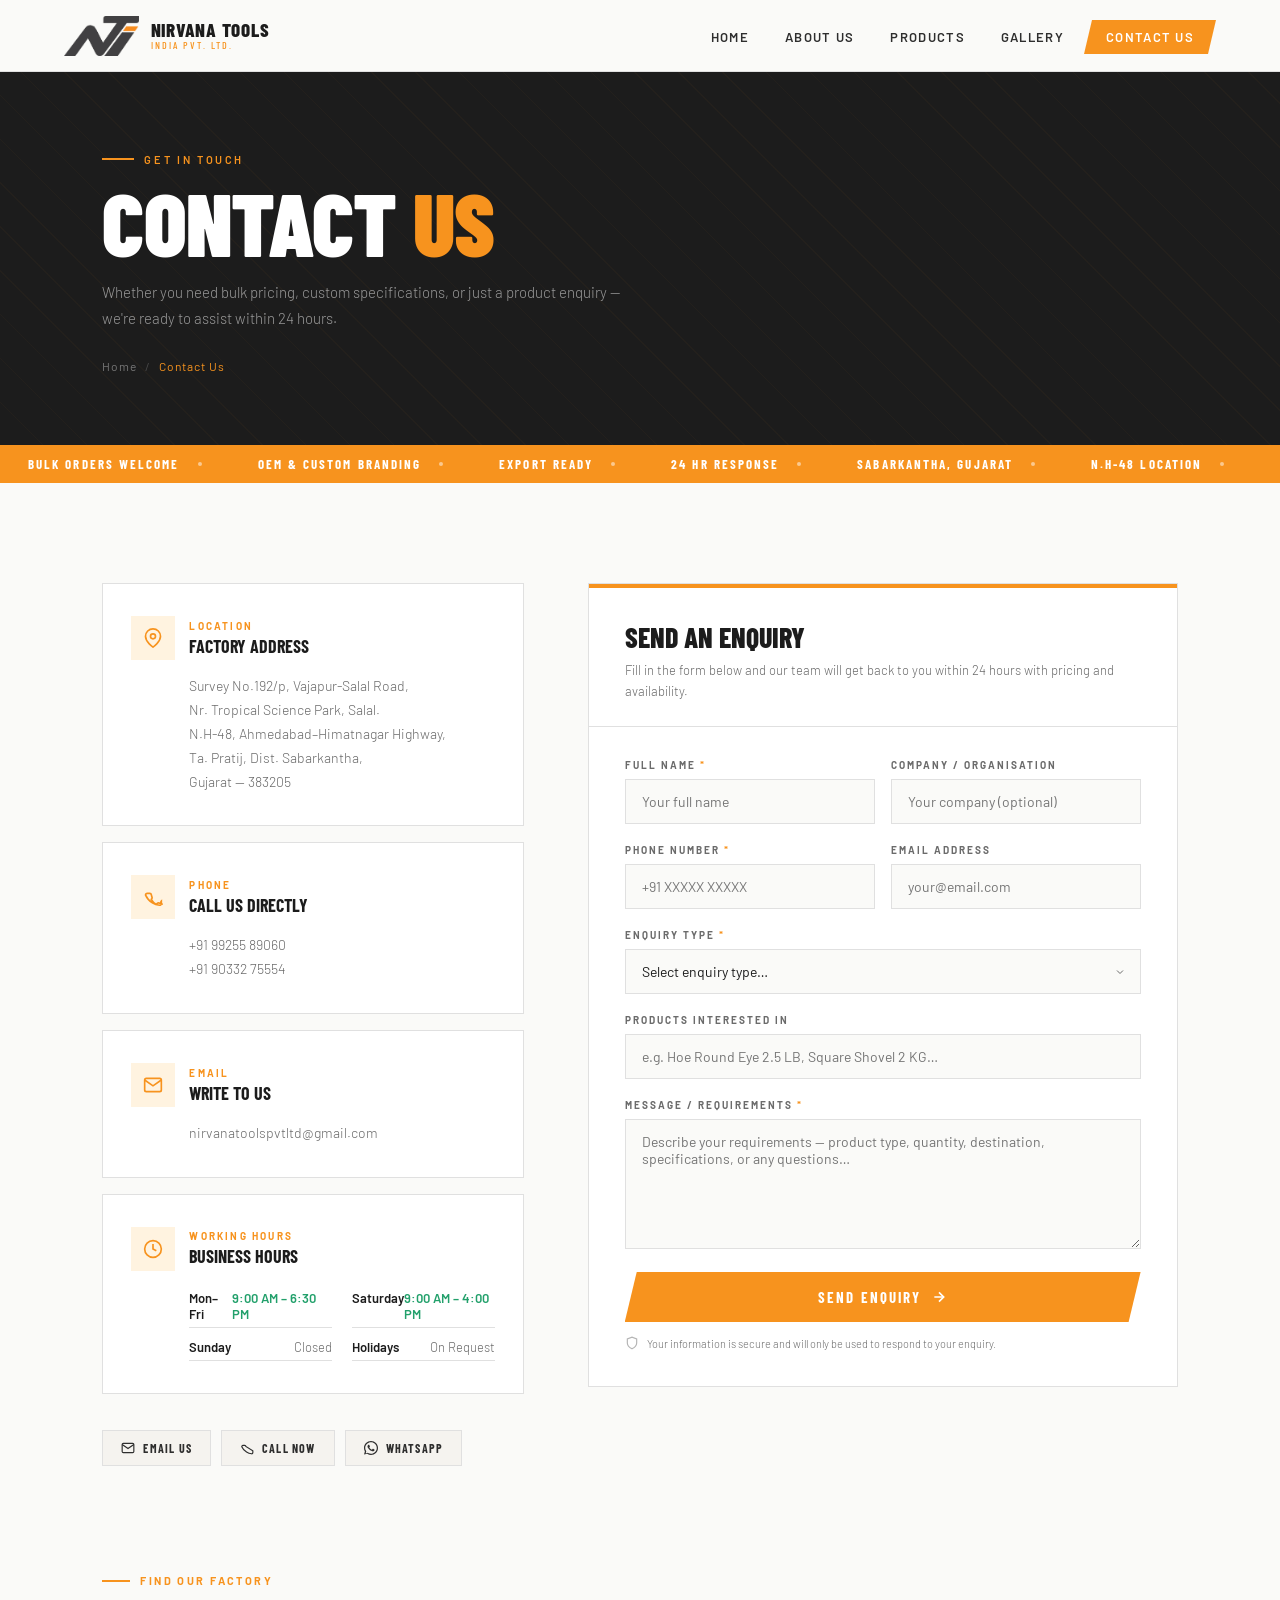
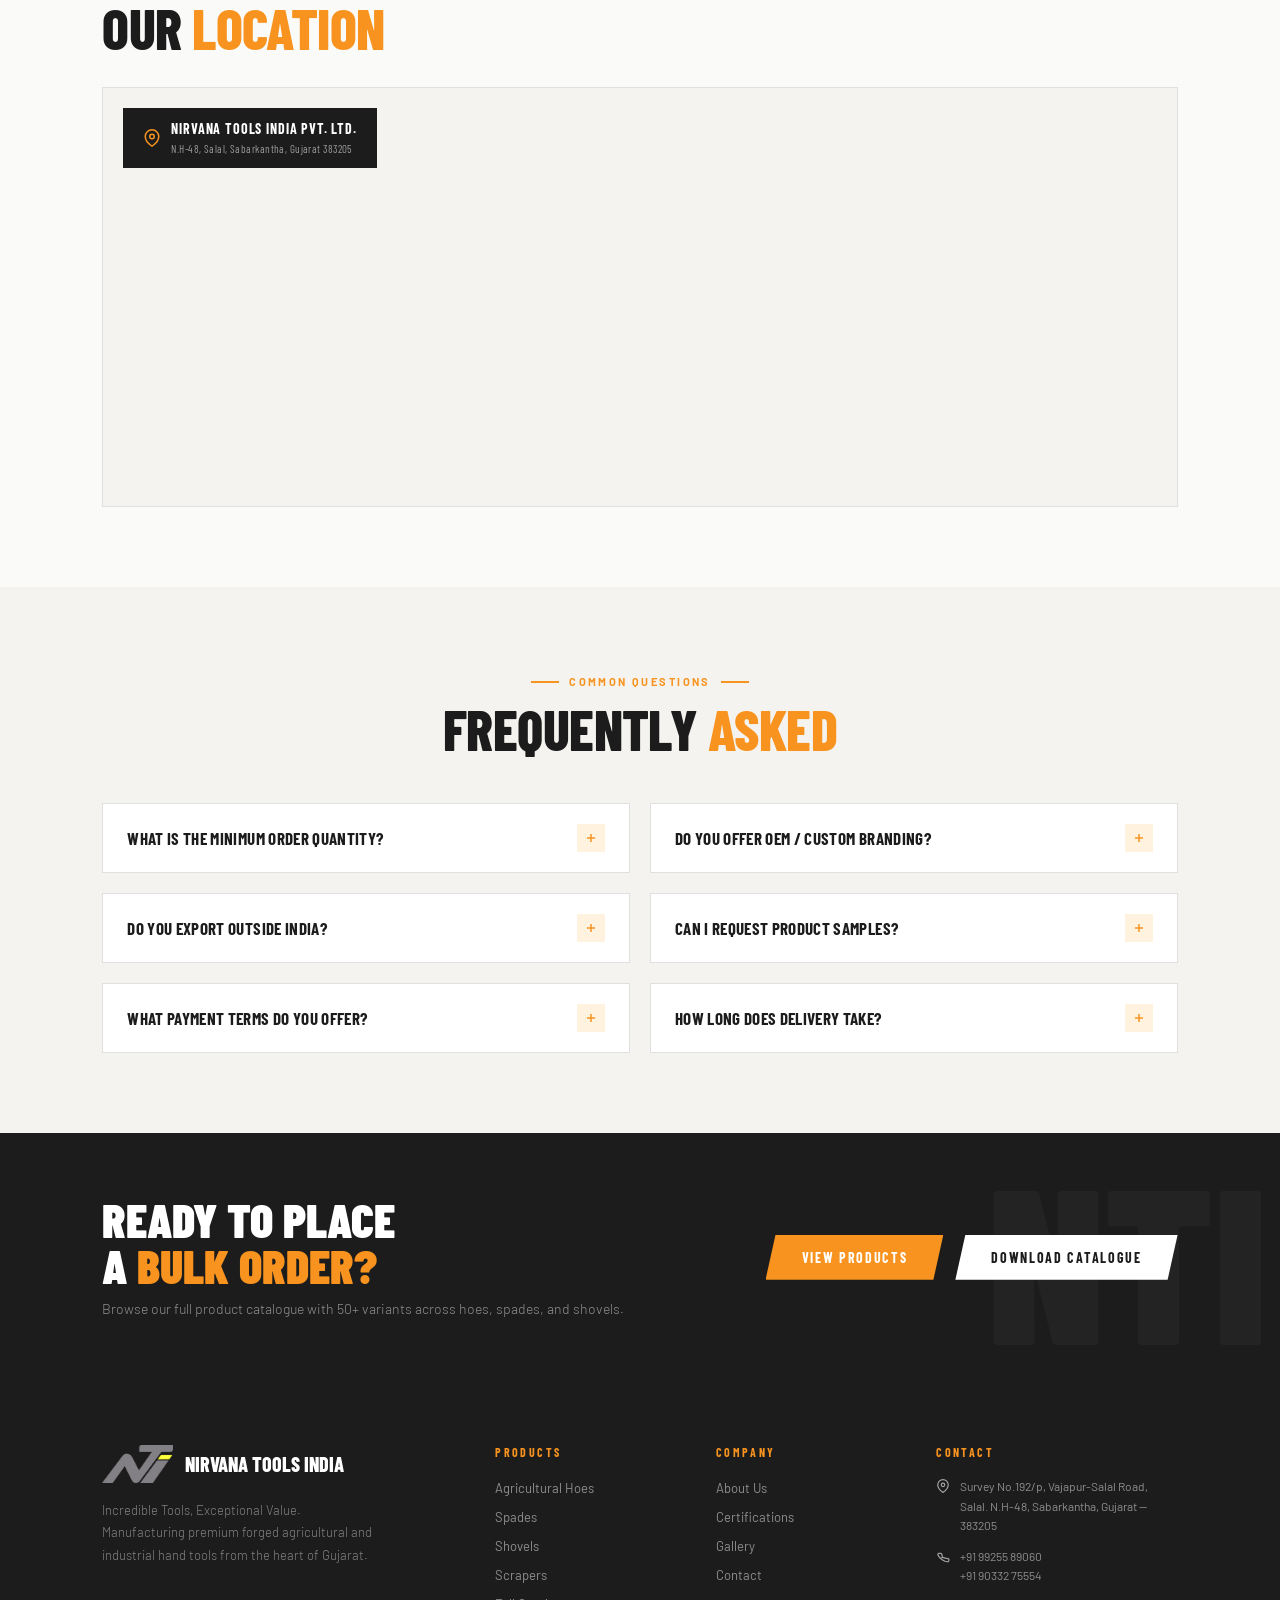
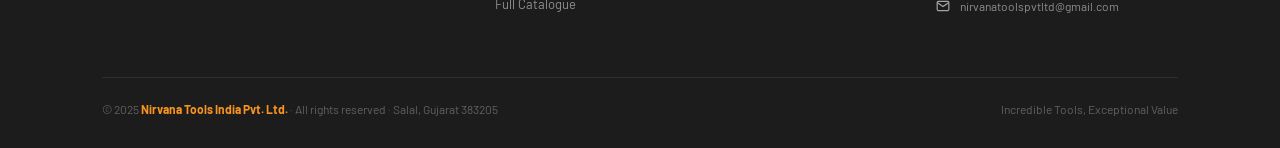
<file: contact.html>
<!DOCTYPE html>
<html lang="en">
<head>
<meta charset="UTF-8"/>
<meta name="viewport" content="width=device-width, initial-scale=1.0"/>
<title>Contact Us — Nirvana Tools India Pvt. Ltd.</title>
<link rel="stylesheet" href="shared.css"/>
<style>
/* ── CONTACT LAYOUT ── */
.contact-grid {
  display: grid;
  grid-template-columns: 1fr 1.4fr;
  gap: 64px;
  align-items: start;
}

/* ── CONTACT INFO PANEL ── */
.contact-info { display: flex; flex-direction: column; gap: 0; }

.contact-info-card {
  background: var(--white);
  border: 1.5px solid var(--border);
  padding: 32px 28px;
  position: relative;
  transition: border-color 0.25s, box-shadow 0.25s, transform 0.25s;
  margin-bottom: 16px;
}
.contact-info-card::before {
  content: '';
  position: absolute;
  left: 0; top: 0; bottom: 0;
  width: 4px;
  background: transparent;
  transition: background 0.25s;
}
.contact-info-card:hover {
  border-color: var(--orange);
  box-shadow: var(--shadow);
  transform: translateX(4px);
}
.contact-info-card:hover::before { background: var(--orange); }

.contact-card-head {
  display: flex;
  align-items: center;
  gap: 14px;
  margin-bottom: 14px;
}
.contact-card-icon {
  width: 44px; height: 44px;
  background: var(--orange-light);
  display: grid; place-items: center;
  flex-shrink: 0;
  transition: background 0.25s;
}
.contact-info-card:hover .contact-card-icon { background: var(--orange); }
.contact-info-card:hover .contact-card-icon svg { stroke: var(--white); }
.contact-card-label {
  font-size: 10px;
  letter-spacing: 0.22em;
  text-transform: uppercase;
  color: var(--orange);
  font-weight: 700;
  margin-bottom: 3px;
}
.contact-card-title {
  font-family: 'Barlow Condensed', sans-serif;
  font-size: 18px;
  font-weight: 700;
  text-transform: uppercase;
  color: var(--black);
}
.contact-card-value {
  font-size: 14px;
  color: var(--gray);
  line-height: 1.7;
  font-weight: 300;
  padding-left: 58px;
}
.contact-card-value a {
  color: var(--gray);
  text-decoration: none;
  transition: color 0.2s;
}
.contact-card-value a:hover { color: var(--orange); }

/* Business hours */
.hours-grid {
  display: grid;
  grid-template-columns: 1fr 1fr;
  gap: 6px 20px;
  padding-left: 58px;
}
.hours-row {
  display: flex;
  justify-content: space-between;
  font-size: 13px;
  color: var(--gray);
  padding: 5px 0;
  border-bottom: 1px solid var(--border);
  font-weight: 300;
}
.hours-row .day { font-weight: 600; color: var(--black); }
.hours-row .time { color: var(--gray); }
.hours-row.open .time { color: #22a06b; font-weight: 600; }

/* Social row */
.contact-social {
  display: flex;
  gap: 10px;
  margin-top: 20px;
}
.social-btn {
  display: inline-flex; align-items: center; gap: 8px;
  padding: 10px 18px;
  background: var(--bg2);
  border: 1.5px solid var(--border);
  font-family: 'Barlow Condensed', sans-serif;
  font-size: 12px; font-weight: 700; letter-spacing: 0.1em; text-transform: uppercase;
  color: var(--dark);
  text-decoration: none;
  transition: all 0.2s;
}
.social-btn:hover { background: var(--orange); border-color: var(--orange); color: var(--white); }

/* ── CONTACT FORM ── */
.contact-form-wrap {
  background: var(--white);
  border: 1.5px solid var(--border);
  position: relative;
  overflow: hidden;
}
.contact-form-wrap::before {
  content: '';
  position: absolute;
  top: 0; left: 0; right: 0;
  height: 4px;
  background: var(--orange);
}
.contact-form-header {
  padding: 36px 36px 0;
  border-bottom: 1.5px solid var(--border);
  padding-bottom: 24px;
  margin-bottom: 32px;
}
.contact-form-header h3 {
  font-family: 'Barlow Condensed', sans-serif;
  font-size: 28px;
  font-weight: 800;
  text-transform: uppercase;
  color: var(--black);
  margin-bottom: 6px;
}
.contact-form-header p {
  font-size: 13px;
  color: var(--gray);
  font-weight: 300;
  line-height: 1.6;
}
.contact-form-body { padding: 0 36px 36px; }

.form-group { margin-bottom: 20px; }
.form-label {
  font-size: 10px;
  letter-spacing: 0.2em;
  text-transform: uppercase;
  font-weight: 700;
  color: var(--gray);
  display: block;
  margin-bottom: 8px;
}
.form-label span { color: var(--orange); }
.form-input, .form-textarea, .form-select {
  width: 100%;
  padding: 13px 16px;
  border: 1.5px solid var(--border);
  background: var(--bg);
  font-family: 'Barlow', sans-serif;
  font-size: 14px;
  color: var(--black);
  outline: none;
  border-radius: 0;
  transition: border-color 0.2s, background 0.2s;
  -webkit-appearance: none;
}
.form-input:focus, .form-textarea:focus, .form-select:focus {
  border-color: var(--orange);
  background: var(--white);
}
.form-textarea { resize: vertical; min-height: 130px; }
.form-select { cursor: pointer; background-image: url("data:image/svg+xml,%3Csvg xmlns='http://www.w3.org/2000/svg' width='12' height='12' viewBox='0 0 24 24' fill='none' stroke='%236B6B6B' stroke-width='2'%3E%3Cpolyline points='6 9 12 15 18 9'%3E%3C/polyline%3E%3C/svg%3E"); background-repeat: no-repeat; background-position: right 14px center; padding-right: 40px; }
.form-row { display: grid; grid-template-columns: 1fr 1fr; gap: 16px; }

.form-submit-btn {
  width: 100%;
  background: var(--orange);
  color: var(--white);
  padding: 16px 36px;
  border: none;
  font-family: 'Barlow Condensed', sans-serif;
  font-size: 15px;
  font-weight: 700;
  letter-spacing: 0.14em;
  text-transform: uppercase;
  cursor: pointer;
  clip-path: polygon(12px 0%, 100% 0%, calc(100% - 12px) 100%, 0% 100%);
  transition: background 0.22s, transform 0.22s;
  display: flex;
  align-items: center;
  justify-content: center;
  gap: 10px;
  margin-top: 8px;
}
.form-submit-btn:hover { background: var(--orange-dark); transform: translateY(-2px); }
.form-submit-btn svg { transition: transform 0.2s; }
.form-submit-btn:hover svg { transform: translateX(4px); }

.form-note {
  display: flex; align-items: center; gap: 8px;
  margin-top: 14px;
  font-size: 11px;
  color: var(--gray);
  font-weight: 300;
}
.form-note svg { flex-shrink: 0; opacity: 0.5; }

/* Success overlay */
.form-success {
  display: none;
  text-align: center;
  padding: 48px 36px;
}
.form-success.visible { display: block; }
.success-icon {
  width: 64px; height: 64px;
  background: #e3fcef;
  border-radius: 50%;
  display: grid; place-items: center;
  margin: 0 auto 20px;
}
.success-title {
  font-family: 'Barlow Condensed', sans-serif;
  font-size: 28px;
  font-weight: 800;
  text-transform: uppercase;
  color: var(--black);
  margin-bottom: 10px;
}
.success-msg { font-size: 14px; color: var(--gray); line-height: 1.6; font-weight: 300; }

/* ── MAP SECTION ── */
.map-section { padding: 0 8% 80px; }
.map-header { margin-bottom: 32px; }
.map-embed {
  width: 100%;
  height: 420px;
  border: 1.5px solid var(--border);
  background: var(--bg2);
  position: relative;
  overflow: hidden;
}
.map-embed iframe {
  width: 100%;
  height: 100%;
  border: none;
  filter: grayscale(20%) contrast(1.05);
}
.map-overlay-badge {
  position: absolute;
  top: 20px; left: 20px;
  background: var(--black);
  color: var(--white);
  padding: 12px 20px;
  display: flex; align-items: center; gap: 10px;
  pointer-events: none;
  z-index: 2;
}
.map-overlay-badge svg { color: var(--orange); }
.map-badge-text { font-family: 'Barlow Condensed', sans-serif; }
.map-badge-text strong { font-size: 14px; font-weight: 700; text-transform: uppercase; display: block; letter-spacing: 0.06em; }
.map-badge-text span { font-size: 11px; color: rgba(255,255,255,0.55); letter-spacing: 0.04em; }

/* ── FAQ STRIP ── */
.faq-section { background: var(--bg2); padding: 80px 8%; }
.faq-grid { display: grid; grid-template-columns: 1fr 1fr; gap: 20px; margin-top: 48px; }
.faq-item {
  background: var(--white);
  border: 1.5px solid var(--border);
  overflow: hidden;
  transition: border-color 0.2s;
}
.faq-item:hover { border-color: var(--orange); }
.faq-question {
  padding: 20px 24px;
  display: flex; justify-content: space-between; align-items: center;
  cursor: pointer;
  user-select: none;
}
.faq-q-text {
  font-family: 'Barlow Condensed', sans-serif;
  font-size: 17px;
  font-weight: 700;
  text-transform: uppercase;
  color: var(--black);
  letter-spacing: 0.02em;
  line-height: 1.2;
}
.faq-icon {
  width: 28px; height: 28px;
  background: var(--orange-light);
  display: grid; place-items: center;
  flex-shrink: 0;
  margin-left: 12px;
  transition: background 0.2s, transform 0.3s;
}
.faq-item.open .faq-icon { background: var(--orange); transform: rotate(45deg); }
.faq-item.open .faq-icon svg { stroke: var(--white); }
.faq-answer {
  max-height: 0;
  overflow: hidden;
  transition: max-height 0.35s ease, padding 0.35s;
  padding: 0 24px;
  font-size: 13px;
  color: var(--gray);
  line-height: 1.75;
  font-weight: 300;
}
.faq-item.open .faq-answer { max-height: 200px; padding: 0 24px 20px; }

/* ── CTA BOTTOM ── */
.contact-cta {
  background: var(--black);
  padding: 64px 8%;
  display: grid;
  grid-template-columns: 1fr auto;
  gap: 40px;
  align-items: center;
  position: relative;
  overflow: hidden;
}
.contact-cta::after {
  content: 'NTI';
  position: absolute; right: 1%; top: 50%; transform: translateY(-50%);
  font-family: 'Barlow Condensed', sans-serif;
  font-size: 220px; font-weight: 900;
  color: rgba(255,255,255,0.03); line-height: 1;
  pointer-events: none;
}
.contact-cta-title {
  font-family: 'Barlow Condensed', sans-serif;
  font-size: clamp(28px, 4vw, 48px);
  font-weight: 900;
  text-transform: uppercase;
  color: var(--white);
  line-height: 0.95;
  margin-bottom: 12px;
}
.contact-cta-title em { font-style: normal; color: var(--orange); }
.contact-cta p { font-size: 14px; color: rgba(255,255,255,0.5); font-weight: 300; }
.contact-cta-btns { display: flex; gap: 12px; flex-shrink: 0; position: relative; z-index: 1; }

@media (max-width: 900px) {
  .contact-grid { grid-template-columns: 1fr; }
  .faq-grid { grid-template-columns: 1fr; }
  .contact-cta { grid-template-columns: 1fr; }
  .contact-cta-btns { flex-direction: column; }
}
@media (max-width: 580px) {
  .form-row { grid-template-columns: 1fr; }
  .hours-grid { grid-template-columns: 1fr; }
  .contact-form-header, .contact-form-body { padding-left: 20px; padding-right: 20px; }
}
</style>
</head>
<body>

<!-- ── NAV ── -->
<nav>
  <a href="index.html" class="nav-logo">
    <img src="logo.png" alt="NTI Logo"/>
    <div class="nav-logo-text">
      <strong>Nirvana Tools</strong>
      <span>India Pvt. Ltd.</span>
    </div>
  </a>
  <ul class="nav-links">
    <li><a href="index.html">Home</a></li>
    <li><a href="about.html">About Us</a></li>
    <li><a href="products.html">Products</a></li>
    <li><a href="gallery.html">Gallery</a></li>
    <li class="nav-cta"><a href="contact.html">Contact Us</a></li>
  </ul>
  <button class="nav-toggle" aria-label="Open menu">
    <span></span><span></span><span></span>
  </button>
</nav>
 
<!-- ── MOBILE OVERLAY ── -->
<div class="nav-mobile-overlay" id="mobileNavOverlay">
  <div class="nav-mobile-backdrop"></div>
  <div class="nav-mobile-panel">
    <div class="nav-mobile-header">
      <div class="nav-logo-text">
        <strong>Nirvana Tools</strong>
        <span>India Pvt. Ltd.</span>
      </div>
      <button class="nav-mobile-close" aria-label="Close menu">
        <svg width="16" height="16" viewBox="0 0 24 24" fill="none" stroke="#1C1C1C" stroke-width="2.5">
          <line x1="18" y1="6" x2="6" y2="18"/><line x1="6" y1="6" x2="18" y2="18"/>
        </svg>
      </button>
    </div>
    <ul class="nav-mobile-links">
      <li><a href="index.html">Home</a></li>
      <li><a href="about.html">About Us</a></li>
      <li><a href="products.html">Products</a></li>
      <li><a href="gallery.html">Gallery</a></li>
    </ul>
    <div class="nav-mobile-contact">
      <div class="nav-mobile-contact-label">Quick Contact</div>
      <a href="tel:+919925589060" class="nav-mobile-contact-item">
        <svg width="13" height="13" viewBox="0 0 24 24" fill="none" stroke="currentColor" stroke-width="2">
          <path d="M22 16.92v3a2 2 0 01-2.18 2 19.79 19.79 0 01-8.63-3.07A19.5 19.5 0 013.07 9.81a2 2 0 012-2.18h3a2 2 0 012 1.72c.127.96.361 1.903.7 2.81a2 2 0 01-.45 2.11z"/>
        </svg>
        +91 99255 89060
      </a>
      <a href="mailto:nirvanatoolspvtltd@gmail.com" class="nav-mobile-contact-item">
        <svg width="13" height="13" viewBox="0 0 24 24" fill="none" stroke="currentColor" stroke-width="2">
          <path d="M4 4h16c1.1 0 2 .9 2 2v12c0 1.1-.9 2-2 2H4c-1.1 0-2-.9-2-2V6c0-1.1.9-2 2-2z"/>
          <polyline points="22,6 12,13 2,6"/>
        </svg>
        nirvanatoolspvtltd@gmail.com
      </a>
    </div>
    <div class="nav-mobile-cta">
      <a href="contact.html">Contact Us →</a>
    </div>
  </div>
</div>

<!-- PAGE HEADER -->
<div class="page-header">
  <div class="page-header-eyebrow"><span></span><p>Get In Touch</p></div>
  <h1>Contact <em>Us</em></h1>
  <p class="subtitle">Whether you need bulk pricing, custom specifications, or just a product enquiry — we're ready to assist within 24 hours.</p>
  <div class="breadcrumb">
    <a href="index.html">Home</a><span class="sep">/</span><span class="current">Contact Us</span>
  </div>
</div>

<!-- MARQUEE -->
<div class="marquee-strip">
  <div class="marquee-inner">
    <div class="marquee-item">Bulk Orders Welcome<span class="marquee-dot"></span></div>
    <div class="marquee-item">OEM &amp; Custom Branding<span class="marquee-dot"></span></div>
    <div class="marquee-item">Export Ready<span class="marquee-dot"></span></div>
    <div class="marquee-item">24 hr Response<span class="marquee-dot"></span></div>
    <div class="marquee-item">Sabarkantha, Gujarat<span class="marquee-dot"></span></div>
    <div class="marquee-item">N.H-48 Location<span class="marquee-dot"></span></div>
    <div class="marquee-item">Bulk Orders Welcome<span class="marquee-dot"></span></div>
    <div class="marquee-item">OEM &amp; Custom Branding<span class="marquee-dot"></span></div>
    <div class="marquee-item">Export Ready<span class="marquee-dot"></span></div>
    <div class="marquee-item">24 hr Response<span class="marquee-dot"></span></div>
    <div class="marquee-item">Sabarkantha, Gujarat<span class="marquee-dot"></span></div>
    <div class="marquee-item">N.H-48 Location<span class="marquee-dot"></span></div>
  </div>
</div>

<!-- MAIN CONTACT SECTION -->
<section class="section">
  <div class="contact-grid">

    <!-- INFO CARDS LEFT -->
    <div class="contact-info">

      <div class="contact-info-card fade-up">
        <div class="contact-card-head">
          <div class="contact-card-icon">
            <svg width="20" height="20" viewBox="0 0 24 24" fill="none" stroke="#F7931E" stroke-width="2"><path d="M21 10c0 7-9 13-9 13s-9-6-9-13a9 9 0 0118 0z"/><circle cx="12" cy="10" r="3"/></svg>
          </div>
          <div>
            <div class="contact-card-label">Location</div>
            <div class="contact-card-title">Factory Address</div>
          </div>
        </div>
        <div class="contact-card-value">
          Survey No.192/p, Vajapur-Salal Road,<br>
          Nr. Tropical Science Park, Salal.<br>
          N.H-48, Ahmedabad–Himatnagar Highway,<br>
          Ta. Pratij, Dist. Sabarkantha,<br>
          Gujarat — 383205
        </div>
      </div>

      <div class="contact-info-card fade-up" data-delay="80ms">
        <div class="contact-card-head">
          <div class="contact-card-icon">
            <svg width="20" height="20" viewBox="0 0 24 24" fill="none" stroke="#F7931E" stroke-width="2"><path d="M22 16.92v3a2 2 0 01-2.18 2 19.79 19.79 0 01-8.63-3.07A19.5 19.5 0 013.07 9.81a2 2 0 012-2.18h3a2 2 0 012 1.72c.127.96.361 1.903.7 2.81a2 2 0 01-.45 2.11L9.91 14.91a16 16 0 006 6l1.27-1.27a2 2 0 012.11-.45c.907.339 1.85.573 2.81.7A2 2 0 0122 16.92z"/></svg>
          </div>
          <div>
            <div class="contact-card-label">Phone</div>
            <div class="contact-card-title">Call Us Directly</div>
          </div>
        </div>
        <div class="contact-card-value">
          <a href="tel:+919925589060">+91 99255 89060</a><br>
          <a href="tel:+919033275554">+91 90332 75554</a>
        </div>
      </div>

      <div class="contact-info-card fade-up" data-delay="160ms">
        <div class="contact-card-head">
          <div class="contact-card-icon">
            <svg width="20" height="20" viewBox="0 0 24 24" fill="none" stroke="#F7931E" stroke-width="2"><path d="M4 4h16c1.1 0 2 .9 2 2v12c0 1.1-.9 2-2 2H4c-1.1 0-2-.9-2-2V6c0-1.1.9-2 2-2z"/><polyline points="22,6 12,13 2,6"/></svg>
          </div>
          <div>
            <div class="contact-card-label">Email</div>
            <div class="contact-card-title">Write to Us</div>
          </div>
        </div>
        <div class="contact-card-value">
          <a href="mailto:nirvanatoolspvtltd@gmail.com">nirvanatoolspvtltd@gmail.com</a>
        </div>
      </div>

      <div class="contact-info-card fade-up" data-delay="240ms">
        <div class="contact-card-head">
          <div class="contact-card-icon">
            <svg width="20" height="20" viewBox="0 0 24 24" fill="none" stroke="#F7931E" stroke-width="2"><circle cx="12" cy="12" r="10"/><polyline points="12 6 12 12 16 14"/></svg>
          </div>
          <div>
            <div class="contact-card-label">Working Hours</div>
            <div class="contact-card-title">Business Hours</div>
          </div>
        </div>
        <div class="hours-grid">
          <div class="hours-row open"><span class="day">Mon–Fri</span><span class="time">9:00 AM – 6:30 PM</span></div>
          <div class="hours-row open"><span class="day">Saturday</span><span class="time">9:00 AM – 4:00 PM</span></div>
          <div class="hours-row"><span class="day">Sunday</span><span class="time">Closed</span></div>
          <div class="hours-row"><span class="day">Holidays</span><span class="time">On Request</span></div>
        </div>
      </div>

      <div class="fade-up" data-delay="320ms">
        <div class="contact-social">
          <a href="mailto:nirvanatoolspvtltd@gmail.com" class="social-btn">
            <svg width="14" height="14" viewBox="0 0 24 24" fill="none" stroke="currentColor" stroke-width="2"><path d="M4 4h16c1.1 0 2 .9 2 2v12c0 1.1-.9 2-2 2H4c-1.1 0-2-.9-2-2V6c0-1.1.9-2 2-2z"/><polyline points="22,6 12,13 2,6"/></svg>
            Email Us
          </a>
          <a href="tel:+919925589060" class="social-btn">
            <svg width="14" height="14" viewBox="0 0 24 24" fill="none" stroke="currentColor" stroke-width="2"><path d="M22 16.92v3a2 2 0 01-2.18 2 19.79 19.79 0 01-8.63-3.07A19.5 19.5 0 013.07 9.81a2 2 0 012-2.18h3a2 2 0 012 1.72z"/></svg>
            Call Now
          </a>
          <a href="https://wa.me/919925589060" target="_blank" rel="noopener" class="social-btn">
            <svg width="14" height="14" viewBox="0 0 24 24" fill="currentColor"><path d="M17.472 14.382c-.297-.149-1.758-.867-2.03-.967-.273-.099-.471-.148-.67.15-.197.297-.767.966-.94 1.164-.173.199-.347.223-.644.075-.297-.15-1.255-.463-2.39-1.475-.883-.788-1.48-1.761-1.653-2.059-.173-.297-.018-.458.13-.606.134-.133.298-.347.446-.52.149-.174.198-.298.298-.497.099-.198.05-.371-.025-.52-.075-.149-.669-1.612-.916-2.207-.242-.579-.487-.5-.669-.51-.173-.008-.371-.01-.57-.01-.198 0-.52.074-.792.372-.272.297-1.04 1.016-1.04 2.479 0 1.462 1.065 2.875 1.213 3.074.149.198 2.096 3.2 5.077 4.487.709.306 1.262.489 1.694.625.712.227 1.36.195 1.871.118.571-.085 1.758-.719 2.006-1.413.248-.694.248-1.289.173-1.413-.074-.124-.272-.198-.57-.347z"/><path d="M12 0C5.373 0 0 5.373 0 12c0 2.11.549 4.09 1.508 5.808L.057 23.25l5.598-1.466A11.95 11.95 0 0012 24c6.627 0 12-5.373 12-12S18.627 0 12 0zm0 21.893a9.886 9.886 0 01-5.034-1.377l-.36-.214-3.724.977.995-3.635-.235-.374A9.867 9.867 0 012.107 12c0-5.457 4.436-9.893 9.893-9.893 5.457 0 9.893 4.436 9.893 9.893 0 5.457-4.436 9.893-9.893 9.893z"/></svg>
            WhatsApp
          </a>
        </div>
      </div>

    </div>

    <!-- CONTACT FORM RIGHT -->
    <div class="contact-form-wrap fade-right">
      <div id="form-main">
        <div class="contact-form-header">
          <h3>Send an Enquiry</h3>
          <p>Fill in the form below and our team will get back to you within 24 hours with pricing and availability.</p>
        </div>
        <div class="contact-form-body">
          <div class="form-row">
            <div class="form-group">
              <label class="form-label">Full Name <span>*</span></label>
              <input type="text" id="f-name" class="form-input" placeholder="Your full name"/>
            </div>
            <div class="form-group">
              <label class="form-label">Company / Organisation</label>
              <input type="text" id="f-company" class="form-input" placeholder="Your company (optional)"/>
            </div>
          </div>
          <div class="form-row">
            <div class="form-group">
              <label class="form-label">Phone Number <span>*</span></label>
              <input type="tel" id="f-phone" class="form-input" placeholder="+91 XXXXX XXXXX"/>
            </div>
            <div class="form-group">
              <label class="form-label">Email Address</label>
              <input type="email" id="f-email" class="form-input" placeholder="your@email.com"/>
            </div>
          </div>
          <div class="form-group">
            <label class="form-label">Enquiry Type <span>*</span></label>
            <select id="f-type" class="form-select">
              <option value="">Select enquiry type…</option>
              <option value="bulk">Bulk Order / Wholesale</option>
              <option value="oem">OEM / Custom Branding</option>
              <option value="export">Export Enquiry</option>
              <option value="pricing">Pricing / Quotation</option>
              <option value="sample">Sample Request</option>
              <option value="other">General Enquiry</option>
            </select>
          </div>
          <div class="form-group">
            <label class="form-label">Products Interested In</label>
            <input type="text" id="f-products" class="form-input" placeholder="e.g. Hoe Round Eye 2.5 LB, Square Shovel 2 KG…"/>
          </div>
          <div class="form-group">
            <label class="form-label">Message / Requirements <span>*</span></label>
            <textarea id="f-message" class="form-textarea" placeholder="Describe your requirements — product type, quantity, destination, specifications, or any questions…"></textarea>
          </div>
          <button class="form-submit-btn" onclick="submitForm()">
            Send Enquiry
            <svg width="16" height="16" viewBox="0 0 24 24" fill="none" stroke="currentColor" stroke-width="2.5"><line x1="5" y1="12" x2="19" y2="12"/><polyline points="12 5 19 12 12 19"/></svg>
          </button>
          <div class="form-note">
            <svg width="14" height="14" viewBox="0 0 24 24" fill="none" stroke="currentColor" stroke-width="2"><path d="M12 22s8-4 8-10V5l-8-3-8 3v7c0 6 8 10 8 10z"/></svg>
            Your information is secure and will only be used to respond to your enquiry.
          </div>
        </div>
      </div>
      <div class="form-success" id="form-success">
        <div class="success-icon">
          <svg width="28" height="28" viewBox="0 0 24 24" fill="none" stroke="#22a06b" stroke-width="2.5"><polyline points="20 6 9 17 4 12"/></svg>
        </div>
        <div class="success-title">Enquiry Sent!</div>
        <p class="success-msg">Thank you for reaching out. Our team will review your message and contact you within 24 hours.<br><br>For urgent matters, please call us directly at <strong>+91 99255 89060</strong>.</p>
        <br>
        <a href="products.html" class="btn btn-orange" style="display:inline-block;margin-top:12px;">Browse Products</a>
      </div>
    </div>

  </div>
</section>

<!-- MAP -->
<div class="map-section">
  <div class="map-header fade-up">
    <div class="section-eyebrow"><span></span><p>Find Our Factory</p></div>
    <h2 class="section-title">Our <em>Location</em></h2>
  </div>
  <div class="map-embed fade-up" data-delay="100ms">
    <!-- Google Maps embed for Salal, Sabarkantha, Gujarat on N.H-48 -->
    <iframe src="https://www.google.com/maps/embed?pb=!1m18!1m12!1m3!1d3658.997784324811!2d72.903772!3d23.496589299999997!2m3!1f0!2f0!3f0!3m2!1i1024!2i768!4f13.1!3m3!1m2!1s0x395dc72bb460f51d%3A0x76d62e752cdb9bf4!2sNirvana%20tools%20india%20pvt.%20Ltd.!5e0!3m2!1sen!2sin!4v1774498426892!5m2!1sen!2sin" width="600" height="450" style="border:0;" allowfullscreen="" loading="lazy" referrerpolicy="no-referrer-when-downgrade"></iframe>
    <iframe
      src="https://www.google.com/maps/embed?pb=!1m18!1m12!1m3!1d3666.987!2d73.0!3d23.45!2m3!1f0!2f0!3f0!3m2!1i1024!2i768!4f13.1!3m3!1m2!1s0x395c1c2f4d0bfb8d%3A0x1b2e3f4a5b6c7d8e!2sSalal%2C%20Gujarat%20383205!5e0!3m2!1sen!2sin!4v1700000000000!5m2!1sen!2sin"
      allowfullscreen=""
      loading="lazy"
      referrerpolicy="no-referrer-when-downgrade"
      title="Nirvana Tools India factory location">
    </iframe>
    <div class="map-overlay-badge">
      <svg width="18" height="18" viewBox="0 0 24 24" fill="none" stroke="#F7931E" stroke-width="2"><path d="M21 10c0 7-9 13-9 13s-9-6-9-13a9 9 0 0118 0z"/><circle cx="12" cy="10" r="3"/></svg>
      <div class="map-badge-text">
        <strong>Nirvana Tools India Pvt. Ltd.</strong>
        <span>N.H-48, Salal, Sabarkantha, Gujarat 383205</span>
      </div>
    </div>
  </div>
</div>

<!-- FAQ -->
<section class="faq-section">
  <div class="section-header-center">
    <div class="section-eyebrow fade-up" style="justify-content:center"><span></span><p>Common Questions</p><span></span></div>
    <h2 class="section-title fade-up" data-delay="80ms">Frequently <em>Asked</em></h2>
  </div>
  <div class="faq-grid" data-stagger>

    <div class="faq-item">
      <div class="faq-question" onclick="toggleFaq(this)">
        <div class="faq-q-text">What is the minimum order quantity?</div>
        <div class="faq-icon"><svg width="14" height="14" viewBox="0 0 24 24" fill="none" stroke="#F7931E" stroke-width="2.5"><line x1="12" y1="5" x2="12" y2="19"/><line x1="5" y1="12" x2="19" y2="12"/></svg></div>
      </div>
      <div class="faq-answer">We cater to bulk buyers and distributors. Minimum order quantities vary by product. Contact us directly for MOQ and slab pricing details specific to the products you require.</div>
    </div>

    <div class="faq-item">
      <div class="faq-question" onclick="toggleFaq(this)">
        <div class="faq-q-text">Do you offer OEM / custom branding?</div>
        <div class="faq-icon"><svg width="14" height="14" viewBox="0 0 24 24" fill="none" stroke="#F7931E" stroke-width="2.5"><line x1="12" y1="5" x2="12" y2="19"/><line x1="5" y1="12" x2="19" y2="12"/></svg></div>
      </div>
      <div class="faq-answer">Yes. We offer OEM branding, custom stampings, and private-label packaging for large-volume buyers. We can produce tools to your exact specifications including custom weights, dimensions, and eye types.</div>
    </div>

    <div class="faq-item">
      <div class="faq-question" onclick="toggleFaq(this)">
        <div class="faq-q-text">Do you export outside India?</div>
        <div class="faq-icon"><svg width="14" height="14" viewBox="0 0 24 24" fill="none" stroke="#F7931E" stroke-width="2.5"><line x1="12" y1="5" x2="12" y2="19"/><line x1="5" y1="12" x2="19" y2="12"/></svg></div>
      </div>
      <div class="faq-answer">Absolutely. We have an active IEC code and export our products internationally. Our packaging complies with export requirements. Please mention your destination country when enquiring for documentation support.</div>
    </div>

    <div class="faq-item">
      <div class="faq-question" onclick="toggleFaq(this)">
        <div class="faq-q-text">Can I request product samples?</div>
        <div class="faq-icon"><svg width="14" height="14" viewBox="0 0 24 24" fill="none" stroke="#F7931E" stroke-width="2.5"><line x1="12" y1="5" x2="12" y2="19"/><line x1="5" y1="12" x2="19" y2="12"/></svg></div>
      </div>
      <div class="faq-answer">Yes, we can arrange product samples for serious buyers. Sample costs and courier charges may apply. Mention the specific products and sizes you'd like to evaluate in your enquiry.</div>
    </div>

    <div class="faq-item">
      <div class="faq-question" onclick="toggleFaq(this)">
        <div class="faq-q-text">What payment terms do you offer?</div>
        <div class="faq-icon"><svg width="14" height="14" viewBox="0 0 24 24" fill="none" stroke="#F7931E" stroke-width="2.5"><line x1="12" y1="5" x2="12" y2="19"/><line x1="5" y1="12" x2="19" y2="12"/></svg></div>
      </div>
      <div class="faq-answer">We offer flexible payment terms for established buyers. Bank transfer, RTGS/NEFT, and LC for international orders are accepted. Specific terms are discussed during order confirmation.</div>
    </div>

    <div class="faq-item">
      <div class="faq-question" onclick="toggleFaq(this)">
        <div class="faq-q-text">How long does delivery take?</div>
        <div class="faq-icon"><svg width="14" height="14" viewBox="0 0 24 24" fill="none" stroke="#F7931E" stroke-width="2.5"><line x1="12" y1="5" x2="12" y2="19"/><line x1="5" y1="12" x2="19" y2="12"/></svg></div>
      </div>
      <div class="faq-answer">Lead times depend on order volume and product availability. Standard stock items can be dispatched quickly from our N.H-48 warehouse. Custom or large volume orders may require 15–30 days production time.</div>
    </div>

  </div>
</section>

<!-- BOTTOM CTA -->
<div class="contact-cta">
  <div class="fade-left">
    <div class="contact-cta-title">Ready to Place<br>a <em>Bulk Order?</em></div>
    <p>Browse our full product catalogue with 50+ variants across hoes, spades, and shovels.</p>
  </div>
  <div class="contact-cta-btns fade-right">
    <a href="products.html" class="btn btn-orange">View Products</a>
    <a href="products.html#catalogue" class="btn btn-white">Download Catalogue</a>
  </div>
</div>

<!-- FOOTER -->
<footer>
  <div class="footer-grid">
    <div>
      <div class="footer-logo"><img src="logo.png" alt="NTI"/><span class="footer-brand">Nirvana Tools India</span></div>
      <p class="footer-tagline">Incredible Tools, Exceptional Value. Manufacturing premium forged agricultural and industrial hand tools from the heart of Gujarat.</p>
    </div>
    <div>
      <div class="footer-col-title">Products</div>
      <ul class="footer-links">
        <li><a href="products.html#hoes">Agricultural Hoes</a></li>
        <li><a href="products.html#spades">Spades</a></li>
        <li><a href="products.html#shovels">Shovels</a></li>
        <li><a href="products.html#scrapers">Scrapers</a></li>
        <li><a href="products.html">Full Catalogue</a></li>
      </ul>
    </div>
    <div>
      <div class="footer-col-title">Company</div>
      <ul class="footer-links">
        <li><a href="about.html">About Us</a></li>
        <li><a href="about.html#certifications">Certifications</a></li>
        <li><a href="gallery.html">Gallery</a></li>
        <li><a href="contact.html">Contact</a></li>
      </ul>
    </div>
    <div>
      <div class="footer-col-title">Contact</div>
      <div class="footer-contact-item">
        <svg width="14" height="14" viewBox="0 0 24 24" fill="none" stroke="white" stroke-width="2"><path d="M21 10c0 7-9 13-9 13s-9-6-9-13a9 9 0 0118 0z"/><circle cx="12" cy="10" r="3"/></svg>
        <p>Survey No.192/p, Vajapur-Salal Road, Salal. N.H-48, Sabarkantha, Gujarat — 383205</p>
      </div>
      <div class="footer-contact-item">
        <svg width="14" height="14" viewBox="0 0 24 24" fill="none" stroke="white" stroke-width="2"><path d="M22 16.92v3a2 2 0 01-2.18 2 19.79 19.79 0 01-8.63-3.07A19.5 19.5 0 013.07 9.81a2 2 0 012-2.18h3a2 2 0 012 1.72c.127.96.361 1.903.7 2.81a2 2 0 01-.45 2.11z"/></svg>
        <p>+91 99255 89060<br/>+91 90332 75554</p>
      </div>
      <div class="footer-contact-item">
        <svg width="14" height="14" viewBox="0 0 24 24" fill="none" stroke="white" stroke-width="2"><path d="M4 4h16c1.1 0 2 .9 2 2v12c0 1.1-.9 2-2 2H4c-1.1 0-2-.9-2-2V6c0-1.1.9-2 2-2z"/><polyline points="22,6 12,13 2,6"/></svg>
        <p>nirvanatoolspvtltd@gmail.com</p>
      </div>
    </div>
  </div>
  <div class="footer-bottom">
    <p class="footer-copy">© 2025 <strong>Nirvana Tools India Pvt. Ltd.</strong> · All rights reserved · Salal, Gujarat 383205</p>
    <p class="footer-copy">Incredible Tools, Exceptional Value</p>
  </div>
</footer>

<script src="shared.js"></script>
<script>
function toggleMobile() {
  document.getElementById('mobileNav').classList.toggle('open');
}

function toggleFaq(el) {
  const item = el.closest('.faq-item');
  const isOpen = item.classList.contains('open');
  document.querySelectorAll('.faq-item.open').forEach(i => i.classList.remove('open'));
  if (!isOpen) item.classList.add('open');
}

function submitForm() {
  const name = document.getElementById('f-name').value.trim();
  const phone = document.getElementById('f-phone').value.trim();
  const type = document.getElementById('f-type').value;
  const message = document.getElementById('f-message').value.trim();

  // Basic validation
  if (!name) { highlight('f-name'); return; }
  if (!phone) { highlight('f-phone'); return; }
  if (!type) { highlight('f-type'); return; }
  if (!message) { highlight('f-message'); return; }

  // Animate submit
  const btn = document.querySelector('.form-submit-btn');
  btn.textContent = 'Sending…';
  btn.style.opacity = '0.7';

  setTimeout(() => {
    document.getElementById('form-main').style.display = 'none';
    document.getElementById('form-success').classList.add('visible');
  }, 900);
}

function highlight(id) {
  const el = document.getElementById(id);
  el.style.borderColor = '#e53e3e';
  el.focus();
  setTimeout(() => { el.style.borderColor = ''; }, 2500);
}
</script>
</body>
</html>
</file>
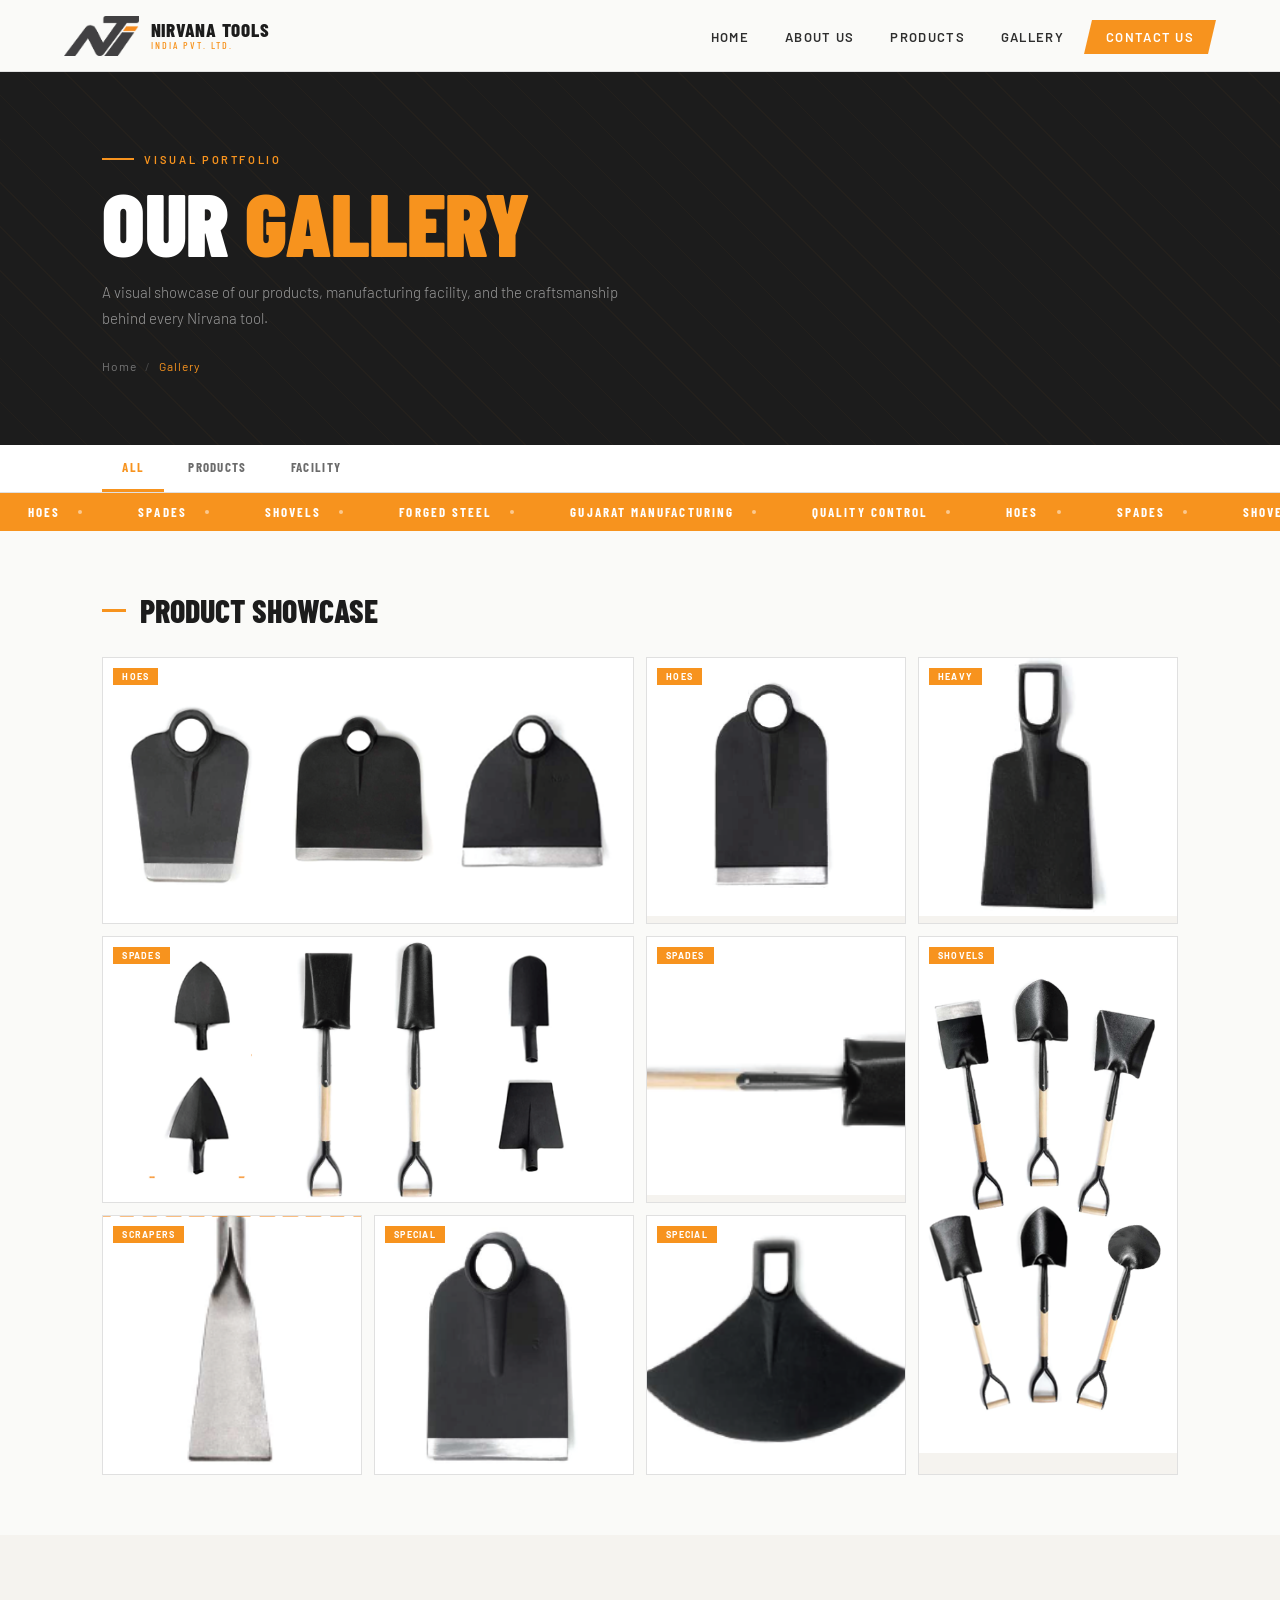
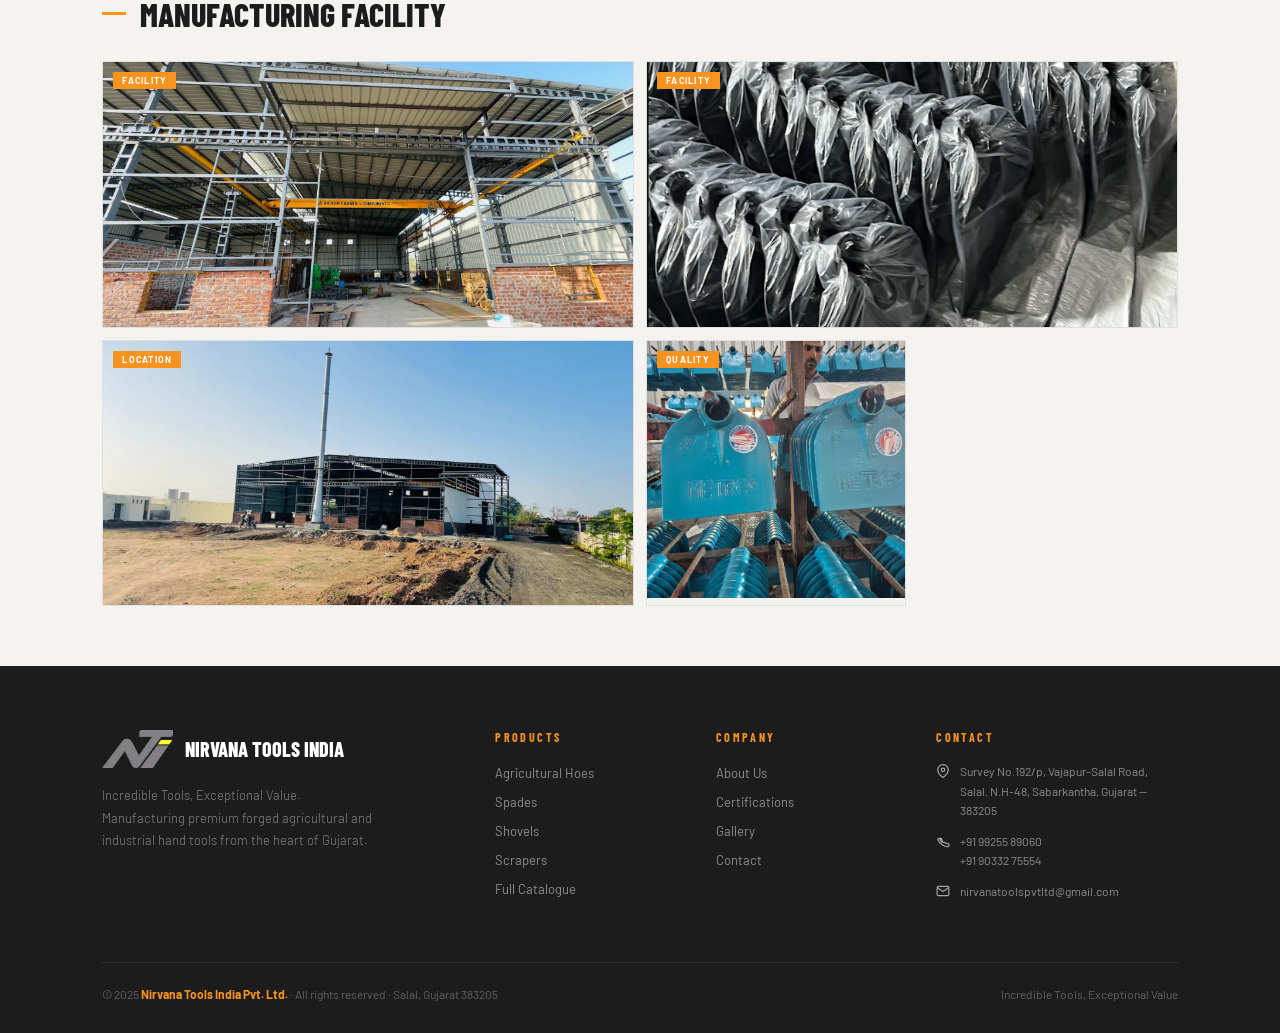
<file: gallery.html>
<!DOCTYPE html>
<html lang="en">
<head>
<meta charset="UTF-8"/>
<meta name="viewport" content="width=device-width, initial-scale=1.0"/>
<title>Gallery — Nirvana Tools India Pvt. Ltd.</title>
<link rel="stylesheet" href="shared.css"/>
<style>
/* ── GALLERY FILTER ── */
.gallery-filter {
  background: var(--white);
  border-bottom: 1.5px solid var(--border);
  padding: 0 8%;
  display: flex; align-items: center; gap: 4px; flex-wrap: wrap;
  position: sticky; top: 72px; z-index: 99;
}
.gfilter-btn {
  padding: 14px 20px;
  font-family: 'Barlow Condensed', sans-serif;
  font-size: 13px; font-weight: 700; letter-spacing: 0.1em; text-transform: uppercase;
  color: var(--gray); background: transparent; border: none; cursor: pointer;
  border-bottom: 3px solid transparent; transition: all 0.2s;
  white-space: nowrap;
}
.gfilter-btn:hover, .gfilter-btn.active { color: var(--orange); border-bottom-color: var(--orange); }

/* ── MASONRY / GALLERY ── */
.gallery-section { padding: 60px 8%; }
.gallery-section-title {
  font-family: 'Barlow Condensed', sans-serif;
  font-size: 32px; font-weight: 800; text-transform: uppercase;
  color: var(--black); margin-bottom: 28px;
  display: flex; align-items: center; gap: 14px;
}
.gallery-section-title::before { content: ''; width: 24px; height: 3px; background: var(--orange); flex-shrink: 0; }

.gallery-grid {
  display: grid;
  grid-template-columns: repeat(4, 1fr);
  gap: 12px;
}

/* FIXED GALLERY ITEM STYLES */
.gallery-item {
  position: relative; 
  overflow: hidden; 
  cursor: pointer;
  background: var(--bg2);
  border: 1.5px solid var(--border);
  transition: transform 0.3s, box-shadow 0.3s;
}
.gallery-item:hover { 
  transform: scale(1.02); 
  box-shadow: var(--shadow-lg); 
  z-index: 2; 
}

.gallery-item.wide { grid-column: span 2; }
.gallery-item.tall { grid-row: span 2; }

.gallery-item-inner {
  width: 100%;
  position: relative;
  overflow: hidden;
  background: var(--bg2);
}

.gallery-item-inner img {
  width: 100%;
  height: 100%;
  object-fit: cover;           /* Main fix for cropping */
  object-position: center;
  display: block;
  transition: transform 0.4s ease;
}

.gallery-item:hover .gallery-item-inner img {
  transform: scale(1.08);
}

/* Aspect Ratios */
.gallery-item .gallery-item-inner { aspect-ratio: 1 / 1; }
.gallery-item.wide .gallery-item-inner { aspect-ratio: 2 / 1; }
.gallery-item.tall .gallery-item-inner { aspect-ratio: 1 / 2; }

.gallery-overlay {
  position: absolute; inset: 0;
  background: linear-gradient(to top, rgba(28,28,28,0.75) 0%, transparent 60%);
  opacity: 0; transition: opacity 0.3s;
  display: flex; align-items: flex-end;
  padding: 18px;
}
.gallery-item:hover .gallery-overlay { opacity: 1; }
.gallery-overlay-text { color: var(--white); }
.gallery-overlay-title { 
  font-family: 'Barlow Condensed', sans-serif; 
  font-size: 16px; 
  font-weight: 700; 
  text-transform: uppercase; 
}
.gallery-overlay-sub { 
  font-size: 11px; 
  color: rgba(255,255,255,0.7); 
  margin-top: 2px; 
}

.gallery-img-tag { 
  position: absolute; 
  top: 10px; 
  left: 10px; 
  background: var(--orange); 
  color: var(--white); 
  font-size: 9px; 
  font-weight: 700; 
  letter-spacing: 0.14em; 
  text-transform: uppercase; 
  padding: 3px 9px; 
}

/* ── LIGHTBOX ── */
.lightbox { 
  position: fixed; 
  inset: 0; 
  background: rgba(0,0,0,0.92); 
  z-index: 1000; 
  display: none; 
  align-items: center; 
  justify-content: center; 
}
.lightbox.open { display: flex; }
.lightbox-content { 
  background: var(--white); 
  max-width: 760px; 
  width: 90%; 
  padding: 40px; 
  position: relative; 
}
.lightbox-close { 
  position: absolute; 
  top: 16px; 
  right: 16px; 
  background: none; 
  border: none; 
  font-size: 24px; 
  cursor: pointer; 
  color: var(--gray); 
  transition: color 0.2s; 
}
.lightbox-close:hover { color: var(--orange); }
.lightbox-img { 
  width: 100%; 
  aspect-ratio: 4/3; 
  background: var(--bg2); 
  display: flex; 
  align-items: center; 
  justify-content: center; 
  margin-bottom: 20px; 
  overflow: hidden;
}
.lightbox-img img {
  width: 100%;
  height: 100%;
  object-fit: cover;
}
.lightbox-title { 
  font-family: 'Barlow Condensed', sans-serif; 
  font-size: 26px; 
  font-weight: 700; 
  text-transform: uppercase; 
  color: var(--black); 
  margin-bottom: 6px; 
}
.lightbox-desc { 
  font-size: 14px; 
  color: var(--gray); 
  line-height: 1.6; 
}

/* Mobile Optimizations */
@media (max-width: 900px) { 
  .gallery-grid { 
    grid-template-columns: repeat(2, 1fr); 
    gap: 10px;
  } 
  .gallery-item.wide { grid-column: span 2; } 
}

@media (max-width: 600px) { 
  .gallery-grid { 
    grid-template-columns: repeat(2, 1fr); 
    gap: 8px;
  } 
  .gallery-item-inner {
    min-height: 180px; /* Prevents images from becoming too small */
  }
  .gallery-section { 
    padding: 50px 5%; 
  }
  .gallery-section-title {
    font-size: 28px;
  }
}
</style>
</head>
<body>

<!-- ── NAV ── -->
<nav>
  <a href="index.html" class="nav-logo">
    <img src="logo.png" alt="NTI Logo"/>
    <div class="nav-logo-text">
      <strong>Nirvana Tools</strong>
      <span>India Pvt. Ltd.</span>
    </div>
  </a>
  <ul class="nav-links">
    <li><a href="index.html">Home</a></li>
    <li><a href="about.html">About Us</a></li>
    <li><a href="products.html">Products</a></li>
    <li><a href="gallery.html">Gallery</a></li>
    <li class="nav-cta"><a href="contact.html">Contact Us</a></li>
  </ul>
  <button class="nav-toggle" aria-label="Open menu">
    <span></span><span></span><span></span>
  </button>
</nav>
 
<!-- ── MOBILE OVERLAY ── -->
<div class="nav-mobile-overlay" id="mobileNavOverlay">
  <div class="nav-mobile-backdrop"></div>
  <div class="nav-mobile-panel">
    <div class="nav-mobile-header">
      <div class="nav-logo-text">
        <strong>Nirvana Tools</strong>
        <span>India Pvt. Ltd.</span>
      </div>
      <button class="nav-mobile-close" aria-label="Close menu">
        <svg width="16" height="16" viewBox="0 0 24 24" fill="none" stroke="#1C1C1C" stroke-width="2.5">
          <line x1="18" y1="6" x2="6" y2="18"/><line x1="6" y1="6" x2="18" y2="18"/>
        </svg>
      </button>
    </div>
    <ul class="nav-mobile-links">
      <li><a href="index.html">Home</a></li>
      <li><a href="about.html">About Us</a></li>
      <li><a href="products.html">Products</a></li>
      <li><a href="gallery.html">Gallery</a></li>
    </ul>
    <div class="nav-mobile-contact">
      <div class="nav-mobile-contact-label">Quick Contact</div>
      <a href="tel:+919925589060" class="nav-mobile-contact-item">
        <svg width="13" height="13" viewBox="0 0 24 24" fill="none" stroke="currentColor" stroke-width="2">
          <path d="M22 16.92v3a2 2 0 01-2.18 2 19.79 19.79 0 01-8.63-3.07A19.5 19.5 0 013.07 9.81a2 2 0 012-2.18h3a2 2 0 012 1.72c.127.96.361 1.903.7 2.81a2 2 0 01-.45 2.11z"/>
        </svg>
        +91 99255 89060
      </a>
      <a href="mailto:nirvanatoolspvtltd@gmail.com" class="nav-mobile-contact-item">
        <svg width="13" height="13" viewBox="0 0 24 24" fill="none" stroke="currentColor" stroke-width="2">
          <path d="M4 4h16c1.1 0 2 .9 2 2v12c0 1.1-.9 2-2 2H4c-1.1 0-2-.9-2-2V6c0-1.1.9-2 2-2z"/>
          <polyline points="22,6 12,13 2,6"/>
        </svg>
        nirvanatoolspvtltd@gmail.com
      </a>
    </div>
    <div class="nav-mobile-cta">
      <a href="contact.html">Contact Us →</a>
    </div>
  </div>
</div>

<div class="page-header">
  <div class="page-header-eyebrow"><span></span><p>Visual Portfolio</p></div>
  <h1>Our <em>Gallery</em></h1>
  <p class="subtitle">A visual showcase of our products, manufacturing facility, and the craftsmanship behind every Nirvana tool.</p>
  <div class="breadcrumb"><a href="index.html">Home</a><span class="sep">/</span><span class="current">Gallery</span></div>
</div>

<!-- FILTER -->
<div class="gallery-filter">
  <button class="gfilter-btn active" onclick="showSection('all', this)">All</button>
  <button class="gfilter-btn" onclick="showSection('products', this)">Products</button>
  <button class="gfilter-btn" onclick="showSection('facility', this)">Facility</button>
</div>

<!-- MARQUEE -->
<div class="marquee-strip">
  <div class="marquee-inner">
    <div class="marquee-item">Hoes<span class="marquee-dot"></span></div>
    <div class="marquee-item">Spades<span class="marquee-dot"></span></div>
    <div class="marquee-item">Shovels<span class="marquee-dot"></span></div>
    <div class="marquee-item">Forged Steel<span class="marquee-dot"></span></div>
    <div class="marquee-item">Gujarat Manufacturing<span class="marquee-dot"></span></div>
    <div class="marquee-item">Quality Control<span class="marquee-dot"></span></div>
    <div class="marquee-item">Hoes<span class="marquee-dot"></span></div>
    <div class="marquee-item">Spades<span class="marquee-dot"></span></div>
    <div class="marquee-item">Shovels<span class="marquee-dot"></span></div>
    <div class="marquee-item">Forged Steel<span class="marquee-dot"></span></div>
    <div class="marquee-item">Gujarat Manufacturing<span class="marquee-dot"></span></div>
    <div class="marquee-item">Quality Control<span class="marquee-dot"></span></div>
  </div>
</div>

<!-- PRODUCTS GALLERY -->
<div class="gallery-section" id="products">
  <div class="gallery-section-title fade-up">Product Showcase</div>
  <div class="gallery-grid" data-stagger>

    <div class="gallery-item wide">
      <div class="gallery-item-inner" style="background:#EEEBE4;">
        <img src="hoe-collection.png" alt="Hoe Round Eye Collection" class="product-image">
      </div>
      <div class="gallery-overlay"><div class="gallery-overlay-text"><div class="gallery-overlay-title">Hoe Round Eye Collection</div><div class="gallery-overlay-sub">6 weight variants — 1.5 to 4.25 LB</div></div></div>
      <span class="gallery-img-tag">Hoes</span>
    </div>

    <div class="gallery-item">
      <div class="gallery-item-inner" style="background:#E8E4DD;">
        <img src="hoe-sunken-eye.png" alt="Sunken Eye Hoe" class="product-image">
      </div>
      <div class="gallery-overlay"><div class="gallery-overlay-text"><div class="gallery-overlay-title">Hoe Sunken Eye</div><div class="gallery-overlay-sub">2 – 3.50 LB</div></div></div>
      <span class="gallery-img-tag">Hoes</span>
    </div>

    <div class="gallery-item">
      <div class="gallery-item-inner" style="background:#E4E4E0;">
        <img src="hoe-heavy.png" alt="Heavy Hoe" class="product-image">
      </div>
      <div class="gallery-overlay"><div class="gallery-overlay-text"><div class="gallery-overlay-title">Hoe Reinforced Blade</div><div class="gallery-overlay-sub">900 – 1700 GM</div></div></div>
      <span class="gallery-img-tag">Heavy</span>
    </div>

    <div class="gallery-item wide">
      <div class="gallery-item-inner" style="background:#E0E4E8;">
        <img src="spades-collection.png" alt="Spades Collection" class="product-image">
      </div>
      <div class="gallery-overlay"><div class="gallery-overlay-text"><div class="gallery-overlay-title">Spades Collection</div><div class="gallery-overlay-sub">10+ variants — 1000 to 2150 GM</div></div></div>
      <span class="gallery-img-tag">Spades</span>
    </div>

    <div class="gallery-item">
      <div class="gallery-item-inner" style="background:#ffffff;">
        <img src="garden-spade.png" alt="Garden Spade with D-Handle" class="product-image">
      </div>
      <div class="gallery-overlay"><div class="gallery-overlay-text"><div class="gallery-overlay-title">Garden Spade</div><div class="gallery-overlay-sub">With D-Handle · 1750–2150 GM</div></div></div>
      <span class="gallery-img-tag">Spades</span>
    </div>

    <div class="gallery-item tall">
      <div class="gallery-item-inner" style="background:#ECE8E0;">
        <img src="shovel-collection.png" alt="Shovels Range" class="product-image">
      </div>
      <div class="gallery-overlay"><div class="gallery-overlay-text"><div class="gallery-overlay-title">Shovels Range</div><div class="gallery-overlay-sub">8+ variants · 1–3 KG</div></div></div>
      <span class="gallery-img-tag">Shovels</span>
    </div>

    <div class="gallery-item">
      <div class="gallery-item-inner" style="background:#ffffff;">
        <img src="scraper-curved.png" alt="Scraper Curved" class="product-image">
      </div>
      <div class="gallery-overlay"><div class="gallery-overlay-text"><div class="gallery-overlay-title">Scraper Curved</div><div class="gallery-overlay-sub">1 – 3 LB</div></div></div>
      <span class="gallery-img-tag">Scrapers</span>
    </div>

    <div class="gallery-item">
      <div class="gallery-item-inner" style="background:#ffffff;">
        <img src="mamooty.png" alt="Mamooty" class="product-image">
      </div>
      <div class="gallery-overlay"><div class="gallery-overlay-text"><div class="gallery-overlay-title">Mamooty</div><div class="gallery-overlay-sub">6 – 10 LB</div></div></div>
      <span class="gallery-img-tag">Special</span>
    </div>

    <div class="gallery-item">
      <div class="gallery-item-inner" style="background:#ffffff;">
        <img src="romanian-hoe.png" alt="Romanian Hoe" class="product-image">
      </div>
      <div class="gallery-overlay"><div class="gallery-overlay-text"><div class="gallery-overlay-title">Romanian Hoe</div><div class="gallery-overlay-sub">2 – 6 LB</div></div></div>
      <span class="gallery-img-tag">Special</span>
    </div>
  </div>
</div>

<!-- FACILITY GALLERY -->
<div class="gallery-section section-alt" id="facility">
  <div class="gallery-section-title fade-up">Manufacturing Facility</div>
  <div class="gallery-grid" data-stagger>

    <div class="gallery-item wide">
      <div class="gallery-item-inner" style="background:#E8E4DC;">
        <img src="nirvana_factory.png" alt="Manufacturing Plant Aerial View" class="product-image">
      </div>
      <div class="gallery-overlay"><div class="gallery-overlay-text"><div class="gallery-overlay-title">Manufacturing Plant</div><div class="gallery-overlay-sub">Salal, Sabarkantha, Gujarat</div></div></div>
      <span class="gallery-img-tag">Facility</span>
    </div>

    <div class="gallery-item wide">
      <div class="gallery-item-inner" style="background:#E0E4E8;">
        <img src="nirvana-packing.png" alt="Finished Goods Warehouse" class="product-image">
      </div>
      <div class="gallery-overlay"><div class="gallery-overlay-text"><div class="gallery-overlay-title">Finished Goods Warehouse</div><div class="gallery-overlay-sub">Ready for dispatch</div></div></div>
      <span class="gallery-img-tag">Facility</span>
    </div>

    <div class="gallery-item wide">
      <div class="gallery-item-inner" style="background:#DDE4D8;">
        <img src="nirvana-highway.png" alt="N.H-48 Location Aerial View" class="product-image">
      </div>
      <div class="gallery-overlay"><div class="gallery-overlay-text"><div class="gallery-overlay-title">N.H-48 Location</div><div class="gallery-overlay-sub">Ahmedabad–Himatnagar Highway, Salal</div></div></div>
      <span class="gallery-img-tag">Location</span>
    </div>

    <div class="gallery-item">
      <div class="gallery-item-inner" style="background:#E4E8E0;">
        <img src="nirvana-inspection.png" alt="Quality Inspection Area" class="product-image">
      </div>
      <div class="gallery-overlay"><div class="gallery-overlay-text"><div class="gallery-overlay-title">Quality Inspection</div><div class="gallery-overlay-sub">100% unit inspection</div></div></div>
      <span class="gallery-img-tag">Quality</span>
    </div>

  </div>
</div>



<footer>
  <div class="footer-grid">
    <div>
      <div class="footer-logo"><img src="logo.png" alt="NTI"/><span class="footer-brand">Nirvana Tools India</span></div>
      <p class="footer-tagline">Incredible Tools, Exceptional Value. Manufacturing premium forged agricultural and industrial hand tools from the heart of Gujarat.</p>
    </div>
    <div>
      <div class="footer-col-title">Products</div>
      <ul class="footer-links">
        <li><a href="products.html#hoes">Agricultural Hoes</a></li>
        <li><a href="products.html#spades">Spades</a></li>
        <li><a href="products.html#shovels">Shovels</a></li>
        <li><a href="products.html#scrapers">Scrapers</a></li>
        <li><a href="products.html">Full Catalogue</a></li>
      </ul>
    </div>
    <div>
      <div class="footer-col-title">Company</div>
      <ul class="footer-links">
        <li><a href="about.html">About Us</a></li>
        <li><a href="about.html#certifications">Certifications</a></li>
        <li><a href="gallery.html">Gallery</a></li>
        <li><a href="contact.html">Contact</a></li>
      </ul>
    </div>
    <div>
      <div class="footer-col-title">Contact</div>
      <div class="footer-contact-item">
        <svg width="14" height="14" viewBox="0 0 24 24" fill="none" stroke="white" stroke-width="2"><path d="M21 10c0 7-9 13-9 13s-9-6-9-13a9 9 0 0118 0z"/><circle cx="12" cy="10" r="3"/></svg>
        <p>Survey No.192/p, Vajapur-Salal Road, Salal. N.H-48, Sabarkantha, Gujarat — 383205</p>
      </div>
      <div class="footer-contact-item">
        <svg width="14" height="14" viewBox="0 0 24 24" fill="none" stroke="white" stroke-width="2"><path d="M22 16.92v3a2 2 0 01-2.18 2 19.79 19.79 0 01-8.63-3.07A19.5 19.5 0 013.07 9.81a2 2 0 012-2.18h3a2 2 0 012 1.72c.127.96.361 1.903.7 2.81a2 2 0 01-.45 2.11L6.09 7.91a16 16 0 006 6z"/></svg>
        <p>+91 99255 89060<br/>+91 90332 75554</p>
      </div>
      <div class="footer-contact-item">
        <svg width="14" height="14" viewBox="0 0 24 24" fill="none" stroke="white" stroke-width="2"><path d="M4 4h16c1.1 0 2 .9 2 2v12c0 1.1-.9 2-2 2H4c-1.1 0-2-.9-2-2V6c0-1.1.9-2 2-2z"/><polyline points="22,6 12,13 2,6"/></svg>
        <p>nirvanatoolspvtltd@gmail.com</p>
      </div>
    </div>
  </div>
  <div class="footer-bottom">
    <p class="footer-copy">© 2025 <strong>Nirvana Tools India Pvt. Ltd.</strong> · All rights reserved · Salal, Gujarat 383205</p>
    <p class="footer-copy">Incredible Tools, Exceptional Value</p>
  </div>
</footer>

<script src="shared.js"></script>
<script>
function showSection(id, btn) {
  document.querySelectorAll('.gfilter-btn').forEach(b => b.classList.remove('active'));
  btn.classList.add('active');
  if (id === 'all') { 
    window.scrollTo({top:0, behavior:'smooth'}); 
    return; 
  }
  const el = document.getElementById(id);
  if (el) el.scrollIntoView({behavior:'smooth', block:'start'});
}
</script>
</body>
</html>
</file>
<file: shared.css>
@import url('https://fonts.googleapis.com/css2?family=Barlow+Condensed:wght@300;400;600;700;800;900&family=Barlow:ital,wght@0,300;0,400;0,500;0,600;1,300&display=swap');

:root {
  --orange: #F7931E;
  --orange-dark: #D97E0F;
  --orange-light: #FFF3E0;
  --black: #1C1C1C;
  --dark: #2E2E2E;
  --gray: #6B6B6B;
  --light-gray: #F0F0F0;
  --border: #E0E0E0;
  --white: #FFFFFF;
  --bg: #FAFAF8;
  --bg2: #F5F3EF;
  --shadow: 0 4px 24px rgba(0,0,0,0.08);
  --shadow-lg: 0 12px 48px rgba(0,0,0,0.13);
  --nav-h: 72px;
}

*, *::before, *::after { box-sizing: border-box; margin: 0; padding: 0; }
html { scroll-behavior: smooth; }
body {
  font-family: 'Barlow', sans-serif;
  background: var(--bg);
  color: var(--black);
  overflow-x: hidden;
}

/* ─── NAV ─── */
nav {
  position: fixed; top: 0; left: 0; right: 0; z-index: 300;
  height: var(--nav-h);
  background: rgba(250,250,248,0.97);
  backdrop-filter: blur(14px);
  -webkit-backdrop-filter: blur(14px);
  border-bottom: 1px solid var(--border);
  display: flex; align-items: center;
  padding: 0 5%;
  justify-content: space-between;
  transition: box-shadow 0.3s;
}
nav.scrolled { box-shadow: var(--shadow); }

.nav-logo { display: flex; align-items: center; gap: 12px; text-decoration: none; z-index: 2; }
.nav-logo img { height: 40px; width: auto; }
.nav-logo-text { font-family: 'Barlow Condensed', sans-serif; line-height: 1.1; }
.nav-logo-text strong { font-size: 19px; font-weight: 800; letter-spacing: 0.04em; color: var(--black); text-transform: uppercase; display: block; }
.nav-logo-text span { font-size: 10px; font-weight: 500; letter-spacing: 0.2em; color: var(--orange); text-transform: uppercase; display: block; }

.nav-links { display: flex; align-items: center; gap: 4px; list-style: none; }
.nav-links a {
  color: var(--dark);
  text-decoration: none;
  font-size: 13px;
  font-weight: 600;
  letter-spacing: 0.1em;
  text-transform: uppercase;
  padding: 8px 16px;
  border-radius: 2px;
  transition: color 0.2s, background 0.2s;
}
.nav-links a:hover { color: var(--orange); background: var(--orange-light); }
.nav-links a.active { color: var(--orange); }
.nav-links .nav-cta a {
  background: var(--orange);
  color: var(--white) !important;
  padding: 9px 22px;
  clip-path: polygon(8px 0%, 100% 0%, calc(100% - 8px) 100%, 0% 100%);
  border-radius: 0;
}
.nav-links .nav-cta a:hover { background: var(--orange-dark); }

/* ─── HAMBURGER BUTTON ─── */
.nav-toggle {
  display: none;
  flex-direction: column;
  justify-content: center;
  gap: 5px;
  cursor: pointer;
  padding: 8px;
  background: none;
  border: none;
  z-index: 400;
  position: relative;
}
.nav-toggle span {
  display: block;
  width: 24px;
  height: 2px;
  background: var(--black);
  border-radius: 2px;
  transition: transform 0.35s cubic-bezier(0.23, 1, 0.32, 1),
              opacity 0.25s ease,
              background 0.25s ease;
  transform-origin: center;
}

/* Animated X state */
.nav-toggle.open span:nth-child(1) { transform: translateY(7px) rotate(45deg); }
.nav-toggle.open span:nth-child(2) { opacity: 0; transform: scaleX(0); }
.nav-toggle.open span:nth-child(3) { transform: translateY(-7px) rotate(-45deg); }

/* ─── MOBILE OVERLAY MENU ─── */
.nav-mobile-overlay {
  display: none;
  position: fixed;
  inset: 0;
  z-index: 250;
  pointer-events: none;
}
.nav-mobile-overlay.open {
  display: block;
  pointer-events: all;
}

/* Backdrop */
.nav-mobile-backdrop {
  position: absolute;
  inset: 0;
  background: rgba(28, 28, 28, 0.55);
  backdrop-filter: blur(4px);
  -webkit-backdrop-filter: blur(4px);
  opacity: 0;
  transition: opacity 0.35s ease;
}
.nav-mobile-overlay.open .nav-mobile-backdrop {
  opacity: 1;
}

/* Slide-in panel */
.nav-mobile-panel {
  position: absolute;
  top: 0;
  right: 0;
  bottom: 0;
  width: min(320px, 85vw);
  background: var(--white);
  transform: translateX(100%);
  transition: transform 0.4s cubic-bezier(0.23, 1, 0.32, 1);
  display: flex;
  flex-direction: column;
  overflow-y: auto;
  box-shadow: -8px 0 48px rgba(0,0,0,0.18);
}
.nav-mobile-overlay.open .nav-mobile-panel {
  transform: translateX(0);
}

/* Panel header */
.nav-mobile-header {
  display: flex;
  align-items: center;
  justify-content: space-between;
  padding: 0 24px;
  height: var(--nav-h);
  border-bottom: 1px solid var(--border);
  flex-shrink: 0;
}
.nav-mobile-header .nav-logo-text strong { font-size: 16px; }
.nav-mobile-header .nav-logo-text span { font-size: 9px; }
.nav-mobile-close {
  width: 36px; height: 36px;
  display: grid; place-items: center;
  background: var(--bg2);
  border: none;
  cursor: pointer;
  border-radius: 2px;
  transition: background 0.2s;
  flex-shrink: 0;
}
.nav-mobile-close:hover { background: var(--orange-light); }
.nav-mobile-close svg { transition: stroke 0.2s; }
.nav-mobile-close:hover svg { stroke: var(--orange); }

/* Nav items */
.nav-mobile-links {
  flex: 1;
  padding: 16px 0;
  list-style: none;
}
.nav-mobile-links li { border-bottom: 1px solid var(--border); }
.nav-mobile-links li:last-child { border-bottom: none; }
.nav-mobile-links a {
  display: flex;
  align-items: center;
  justify-content: space-between;
  padding: 16px 24px;
  font-family: 'Barlow Condensed', sans-serif;
  font-size: 16px;
  font-weight: 700;
  letter-spacing: 0.1em;
  text-transform: uppercase;
  color: var(--dark);
  text-decoration: none;
  transition: color 0.2s, background 0.2s, padding-left 0.2s;
}
.nav-mobile-links a::after {
  content: '→';
  font-size: 14px;
  opacity: 0;
  transform: translateX(-6px);
  transition: opacity 0.2s, transform 0.2s;
  color: var(--orange);
}
.nav-mobile-links a:hover,
.nav-mobile-links a.active {
  color: var(--orange);
  background: var(--orange-light);
  padding-left: 28px;
}
.nav-mobile-links a:hover::after,
.nav-mobile-links a.active::after {
  opacity: 1;
  transform: translateX(0);
}

/* CTA in mobile */
.nav-mobile-cta {
  padding: 24px;
  border-top: 1px solid var(--border);
  flex-shrink: 0;
}
.nav-mobile-cta a {
  display: block;
  background: var(--orange);
  color: var(--white);
  text-align: center;
  padding: 15px 24px;
  font-family: 'Barlow Condensed', sans-serif;
  font-size: 15px;
  font-weight: 700;
  letter-spacing: 0.14em;
  text-transform: uppercase;
  text-decoration: none;
  clip-path: polygon(10px 0%, 100% 0%, calc(100% - 10px) 100%, 0% 100%);
  transition: background 0.2s;
}
.nav-mobile-cta a:hover { background: var(--orange-dark); }

/* Contact info in panel */
.nav-mobile-contact {
  padding: 16px 24px 8px;
  border-top: 1px solid var(--border);
}
.nav-mobile-contact-label {
  font-size: 9px;
  letter-spacing: 0.2em;
  text-transform: uppercase;
  color: var(--orange);
  font-weight: 700;
  margin-bottom: 10px;
}
.nav-mobile-contact-item {
  display: flex;
  align-items: center;
  gap: 8px;
  margin-bottom: 8px;
  font-size: 12px;
  color: var(--gray);
  text-decoration: none;
}
.nav-mobile-contact-item:hover { color: var(--orange); }

/* Stagger animation for links */
.nav-mobile-links li {
  opacity: 0;
  transform: translateX(20px);
  transition: opacity 0.3s ease, transform 0.3s ease;
}
.nav-mobile-overlay.open .nav-mobile-links li:nth-child(1) { transition-delay: 0.08s; opacity: 1; transform: none; }
.nav-mobile-overlay.open .nav-mobile-links li:nth-child(2) { transition-delay: 0.13s; opacity: 1; transform: none; }
.nav-mobile-overlay.open .nav-mobile-links li:nth-child(3) { transition-delay: 0.18s; opacity: 1; transform: none; }
.nav-mobile-overlay.open .nav-mobile-links li:nth-child(4) { transition-delay: 0.23s; opacity: 1; transform: none; }
.nav-mobile-overlay.open .nav-mobile-links li:nth-child(5) { transition-delay: 0.28s; opacity: 1; transform: none; }

@media (max-width: 860px) {
  .nav-links { display: none; }
  .nav-toggle { display: flex; }
}

/* ─── PAGE HEADER ─── */
.page-header {
  margin-top: 72px;
  background: var(--black);
  padding: 72px 8%;
  position: relative;
  overflow: hidden;
}
.page-header::before {
  content: '';
  position: absolute; inset: 0;
  background: repeating-linear-gradient(45deg, transparent, transparent 30px, rgba(247,147,30,0.03) 30px, rgba(247,147,30,0.03) 31px);
}
.page-header-eyebrow {
  display: inline-flex; align-items: center; gap: 10px;
  margin-bottom: 16px;
}
.page-header-eyebrow span { width: 32px; height: 2px; background: var(--orange); }
.page-header-eyebrow p { font-size: 11px; letter-spacing: 0.24em; text-transform: uppercase; color: var(--orange); font-weight: 600; }
.page-header h1 {
  font-family: 'Barlow Condensed', sans-serif;
  font-size: clamp(48px, 7vw, 88px);
  font-weight: 900;
  text-transform: uppercase;
  color: var(--white);
  line-height: 0.92;
  letter-spacing: -0.01em;
  position: relative;
}
.page-header h1 em { font-style: normal; color: var(--orange); }
.page-header p.subtitle { margin-top: 18px; font-size: 15px; color: rgba(255,255,255,0.55); max-width: 520px; line-height: 1.7; font-weight: 300; position: relative; }
.breadcrumb { display: flex; align-items: center; gap: 8px; margin-top: 28px; position: relative; }
.breadcrumb a, .breadcrumb span { font-size: 12px; letter-spacing: 0.08em; color: rgba(255,255,255,0.4); text-decoration: none; }
.breadcrumb a:hover { color: var(--orange); }
.breadcrumb .sep { color: rgba(255,255,255,0.2); }
.breadcrumb .current { color: var(--orange); }

/* ─── SECTION HELPERS ─── */
.section { padding: 100px 8%; }
.section-alt { background: var(--bg2); }
.section-dark { background: var(--black); color: var(--white); }

.section-eyebrow { display: inline-flex; align-items: center; gap: 10px; margin-bottom: 14px; }
.section-eyebrow span { width: 28px; height: 2px; background: var(--orange); }
.section-eyebrow p { font-size: 11px; letter-spacing: 0.22em; text-transform: uppercase; color: var(--orange); font-weight: 700; }

.section-title {
  font-family: 'Barlow Condensed', sans-serif;
  font-size: clamp(34px, 4.5vw, 56px);
  font-weight: 800;
  text-transform: uppercase;
  line-height: 0.95;
  letter-spacing: -0.01em;
  color: var(--black);
}
.section-title em { font-style: normal; color: var(--orange); }
.section-dark .section-title { color: var(--white); }

.section-subtitle { margin-top: 14px; font-size: 15px; color: var(--gray); line-height: 1.7; font-weight: 300; max-width: 560px; }
.section-dark .section-subtitle { color: rgba(255,255,255,0.55); }

.section-header-center { text-align: center; }
.section-header-center .section-eyebrow { justify-content: center; }
.section-header-center .section-subtitle { margin-left: auto; margin-right: auto; }

/* ─── BUTTONS ─── */
.btn { display: inline-block; text-decoration: none; font-family: 'Barlow Condensed', sans-serif; font-size: 14px; font-weight: 700; letter-spacing: 0.12em; text-transform: uppercase; transition: all 0.22s; cursor: pointer; border: none; outline: none; }
.btn-orange { background: var(--orange); color: var(--white); padding: 14px 36px; clip-path: polygon(10px 0%, 100% 0%, calc(100% - 10px) 100%, 0% 100%); }
.btn-orange:hover { background: var(--orange-dark); transform: translateY(-2px); }
.btn-outline { background: transparent; color: var(--black); padding: 13px 34px; border: 2px solid var(--black); }
.btn-outline:hover { background: var(--black); color: var(--white); transform: translateY(-2px); }
.btn-outline-orange { background: transparent; color: var(--orange); padding: 13px 34px; border: 2px solid var(--orange); }
.btn-outline-orange:hover { background: var(--orange); color: var(--white); transform: translateY(-2px); }
.btn-white { background: var(--white); color: var(--black); padding: 14px 36px; clip-path: polygon(10px 0%, 100% 0%, calc(100% - 10px) 100%, 0% 100%); }
.btn-white:hover { background: var(--orange); color: var(--white); transform: translateY(-2px); }

/* ─── MARQUEE ─── */
.marquee-strip { background: var(--orange); overflow: hidden; padding: 11px 0; }
.marquee-inner { display: flex; white-space: nowrap; animation: marquee 28s linear infinite; }
.marquee-item { display: inline-flex; align-items: center; gap: 18px; padding: 0 28px; font-family: 'Barlow Condensed', sans-serif; font-size: 13px; font-weight: 700; letter-spacing: 0.16em; text-transform: uppercase; color: var(--white); flex-shrink: 0; }
.marquee-dot { width: 4px; height: 4px; background: rgba(255,255,255,0.5); border-radius: 50%; }
@keyframes marquee { from { transform: translateX(0); } to { transform: translateX(-50%); } }

/* ─── FOOTER ─── */
footer {
  background: var(--black);
  color: var(--white);
  padding: 64px 8% 32px;
}
.footer-grid { display: grid; grid-template-columns: 2fr 1fr 1fr 1.4fr; gap: 48px; margin-bottom: 48px; }
.footer-logo { display: flex; align-items: center; gap: 12px; margin-bottom: 16px; }
.footer-logo img { height: 38px; filter: brightness(2); }
.footer-brand { font-family: 'Barlow Condensed', sans-serif; font-size: 20px; font-weight: 800; text-transform: uppercase; color: var(--white); }
.footer-tagline { font-size: 13px; color: rgba(255,255,255,0.45); line-height: 1.7; max-width: 280px; font-weight: 300; }
.footer-col-title { font-family: 'Barlow Condensed', sans-serif; font-size: 12px; font-weight: 700; letter-spacing: 0.2em; text-transform: uppercase; color: var(--orange); margin-bottom: 18px; }
.footer-links { list-style: none; }
.footer-links li { margin-bottom: 10px; }
.footer-links a { color: rgba(255,255,255,0.5); text-decoration: none; font-size: 13px; transition: color 0.2s; }
.footer-links a:hover { color: var(--orange); }
.footer-contact-item { display: flex; gap: 10px; margin-bottom: 12px; }
.footer-contact-item svg { flex-shrink: 0; margin-top: 2px; opacity: 0.6; }
.footer-contact-item p { font-size: 12px; color: rgba(255,255,255,0.5); line-height: 1.6; }
.footer-bottom { border-top: 1px solid rgba(255,255,255,0.08); padding-top: 24px; display: flex; justify-content: space-between; align-items: center; flex-wrap: wrap; gap: 12px; }
.footer-copy a { color: var(--orange); text-decoration: none; font-weight: 500;}
.footer-copy a:hover { text-decoration: underline; }
.footer-copy { font-size: 12px; color: rgba(255,255,255,0.3); }
.footer-copy strong { color: var(--orange); }

@media (max-width: 860px) { .footer-grid { grid-template-columns: 1fr 1fr; } }
@media (max-width: 580px) { .footer-grid { grid-template-columns: 1fr; } }

/* ─── FORM STYLES ─── */
.form-group { margin-bottom: 20px; }
.form-label { font-size: 11px; letter-spacing: 0.16em; text-transform: uppercase; font-weight: 700; color: var(--gray); display: block; margin-bottom: 8px; }
.form-input, .form-textarea, .form-select {
  width: 100%; padding: 13px 16px;
  border: 1.5px solid var(--border);
  background: var(--white);
  font-family: 'Barlow', sans-serif;
  font-size: 14px; color: var(--black);
  outline: none; border-radius: 0;
  transition: border-color 0.2s;
  -webkit-appearance: none;
}
.form-input:focus, .form-textarea:focus, .form-select:focus { border-color: var(--orange); }
.form-textarea { resize: vertical; min-height: 130px; }
.form-row { display: grid; grid-template-columns: 1fr 1fr; gap: 16px; }
@media (max-width: 600px) { .form-row { grid-template-columns: 1fr; } }

/* ─── FADE ANIMATIONS ─── */
.fade-up { opacity: 0; transform: translateY(28px); transition: opacity 0.65s ease, transform 0.65s ease; }
.fade-up.visible { opacity: 1; transform: translateY(0); }
.fade-left { opacity: 0; transform: translateX(-28px); transition: opacity 0.65s ease, transform 0.65s ease; }
.fade-left.visible { opacity: 1; transform: translateX(0); }
.fade-right { opacity: 0; transform: translateX(28px); transition: opacity 0.65s ease, transform 0.65s ease; }
.fade-right.visible { opacity: 1; transform: translateX(0); }
</file>
